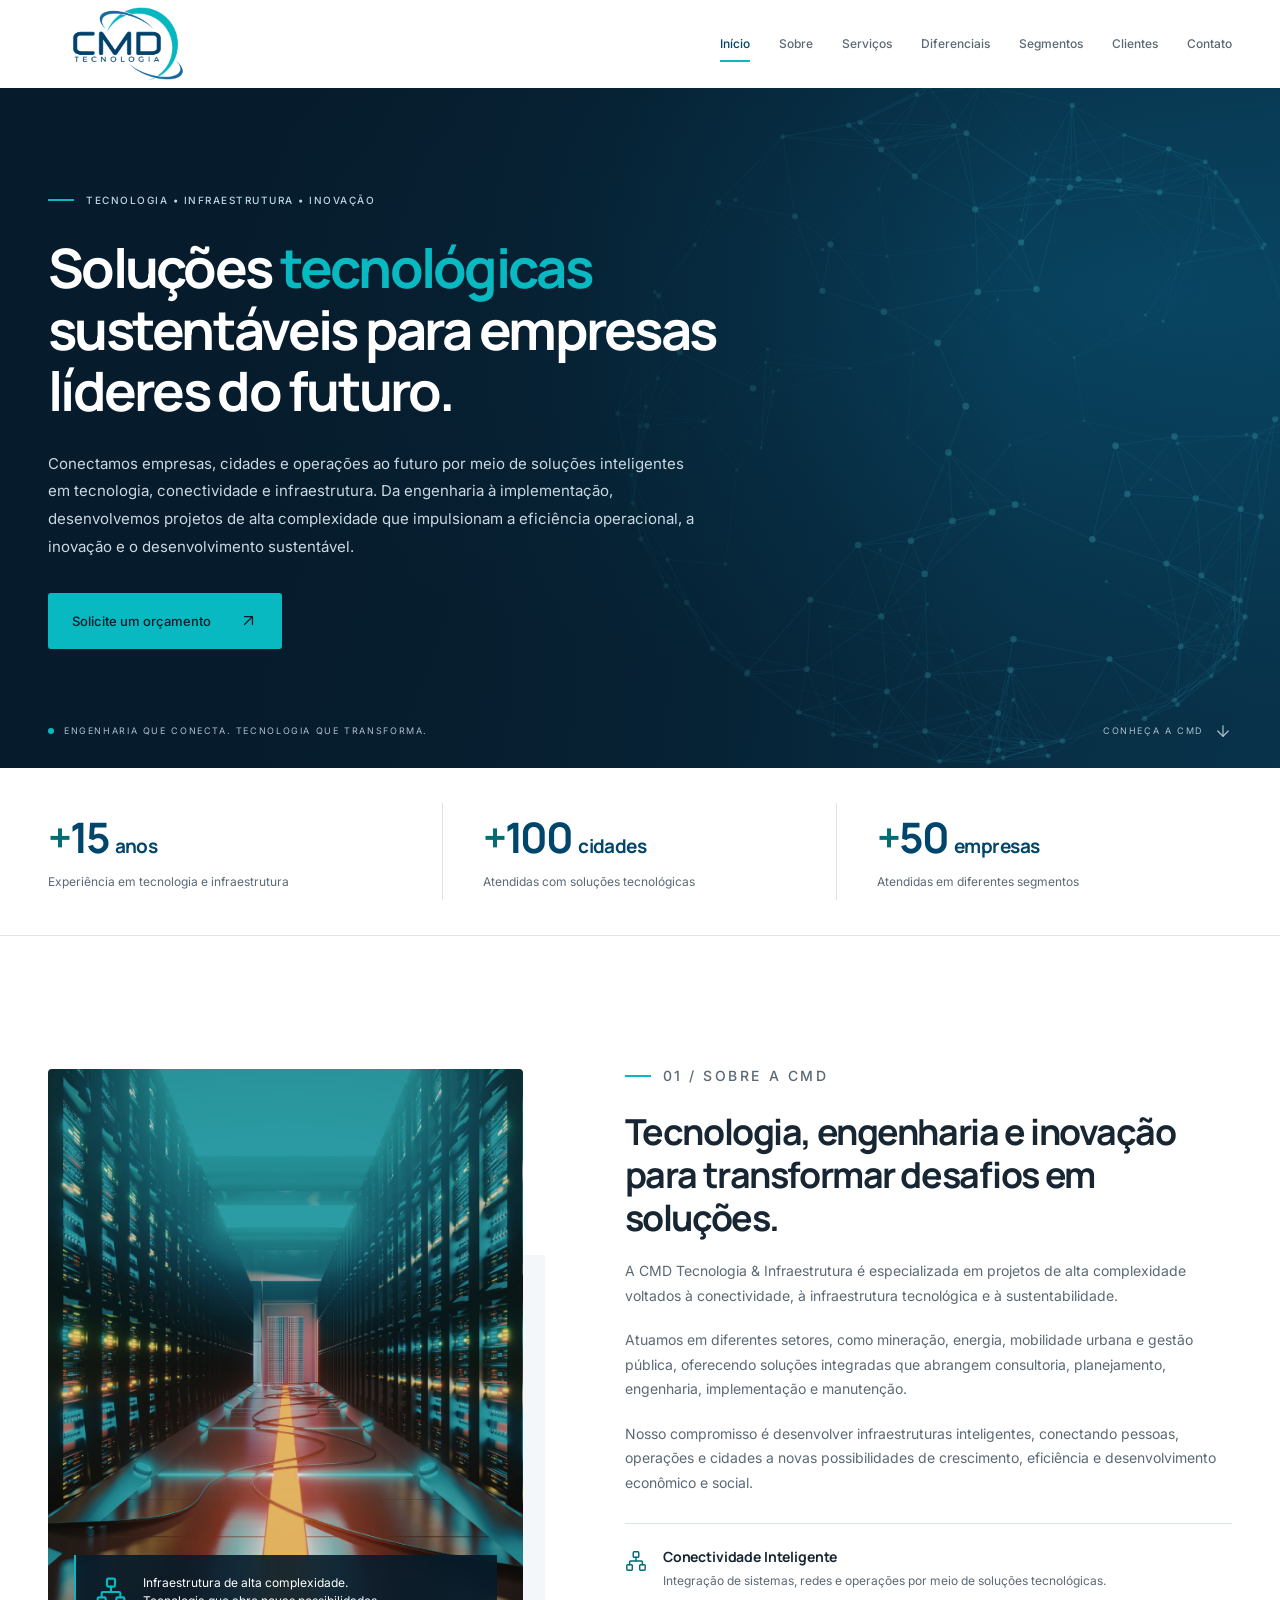
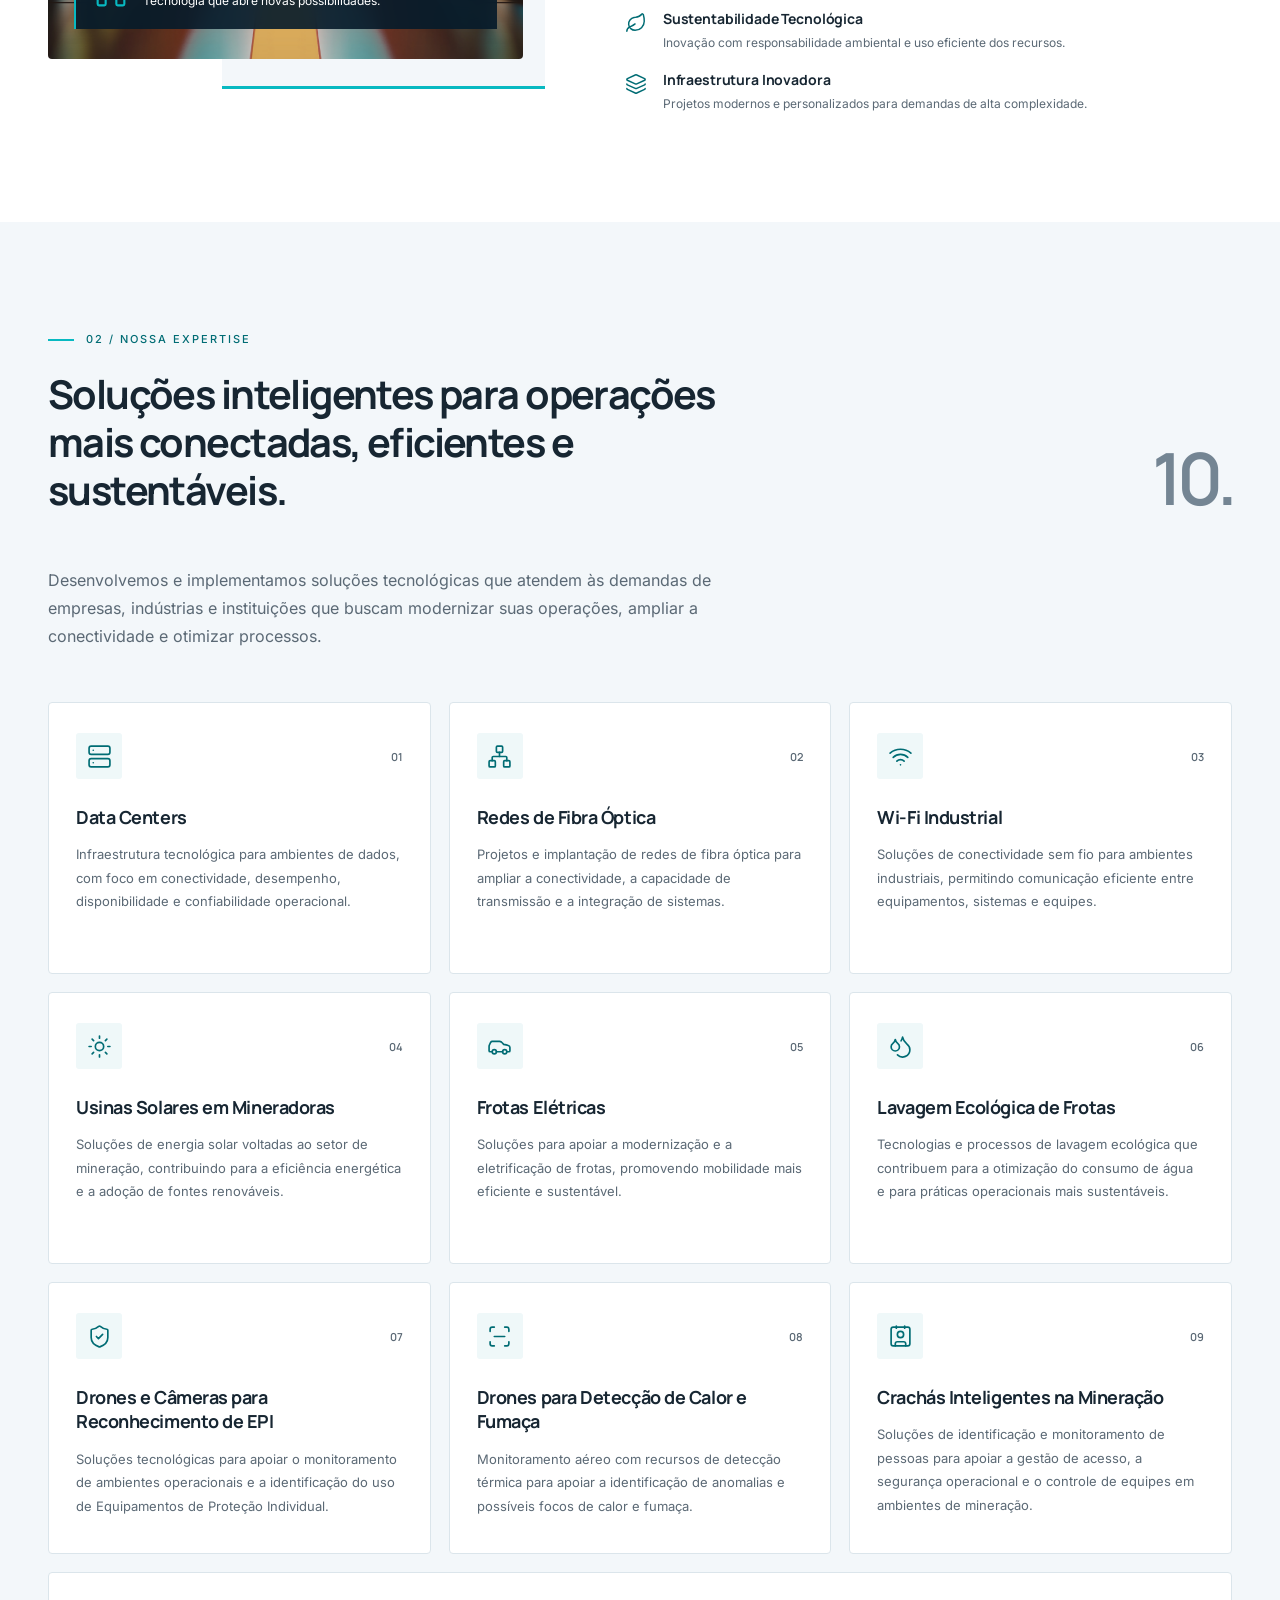
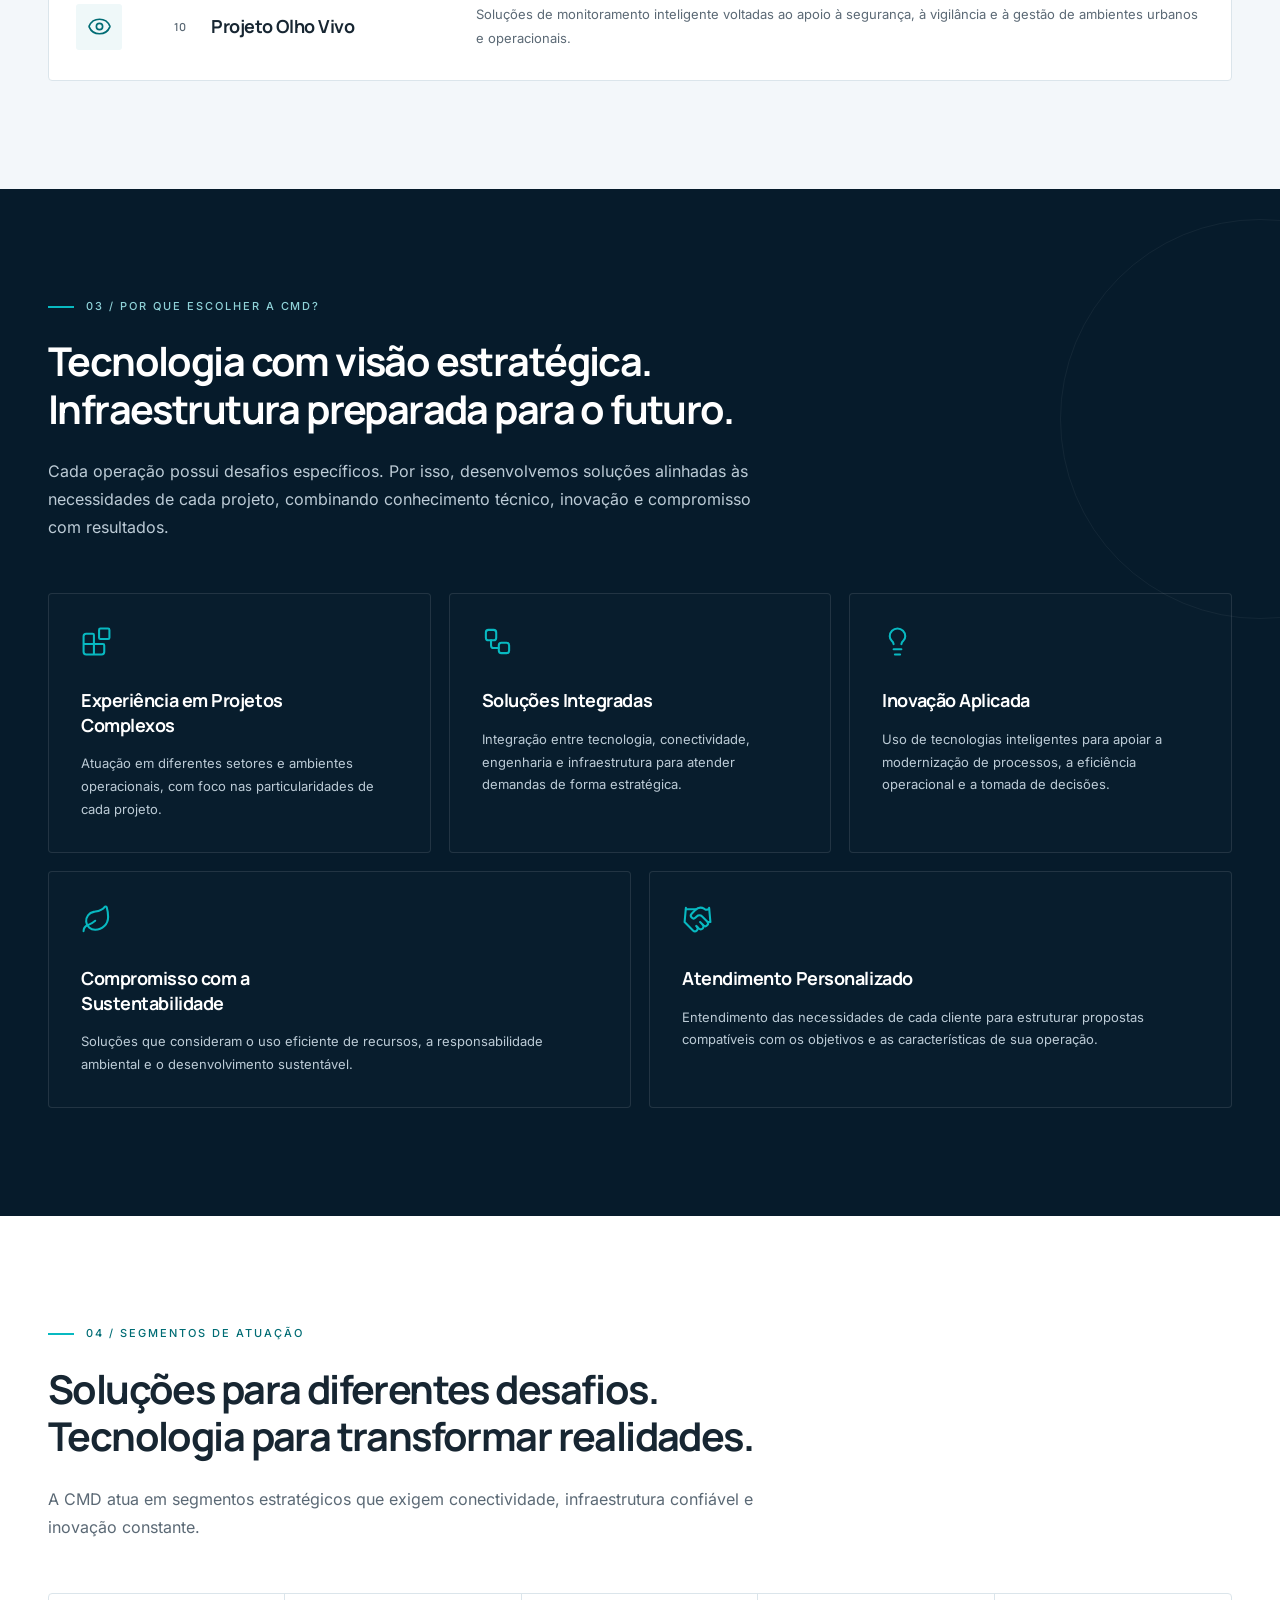
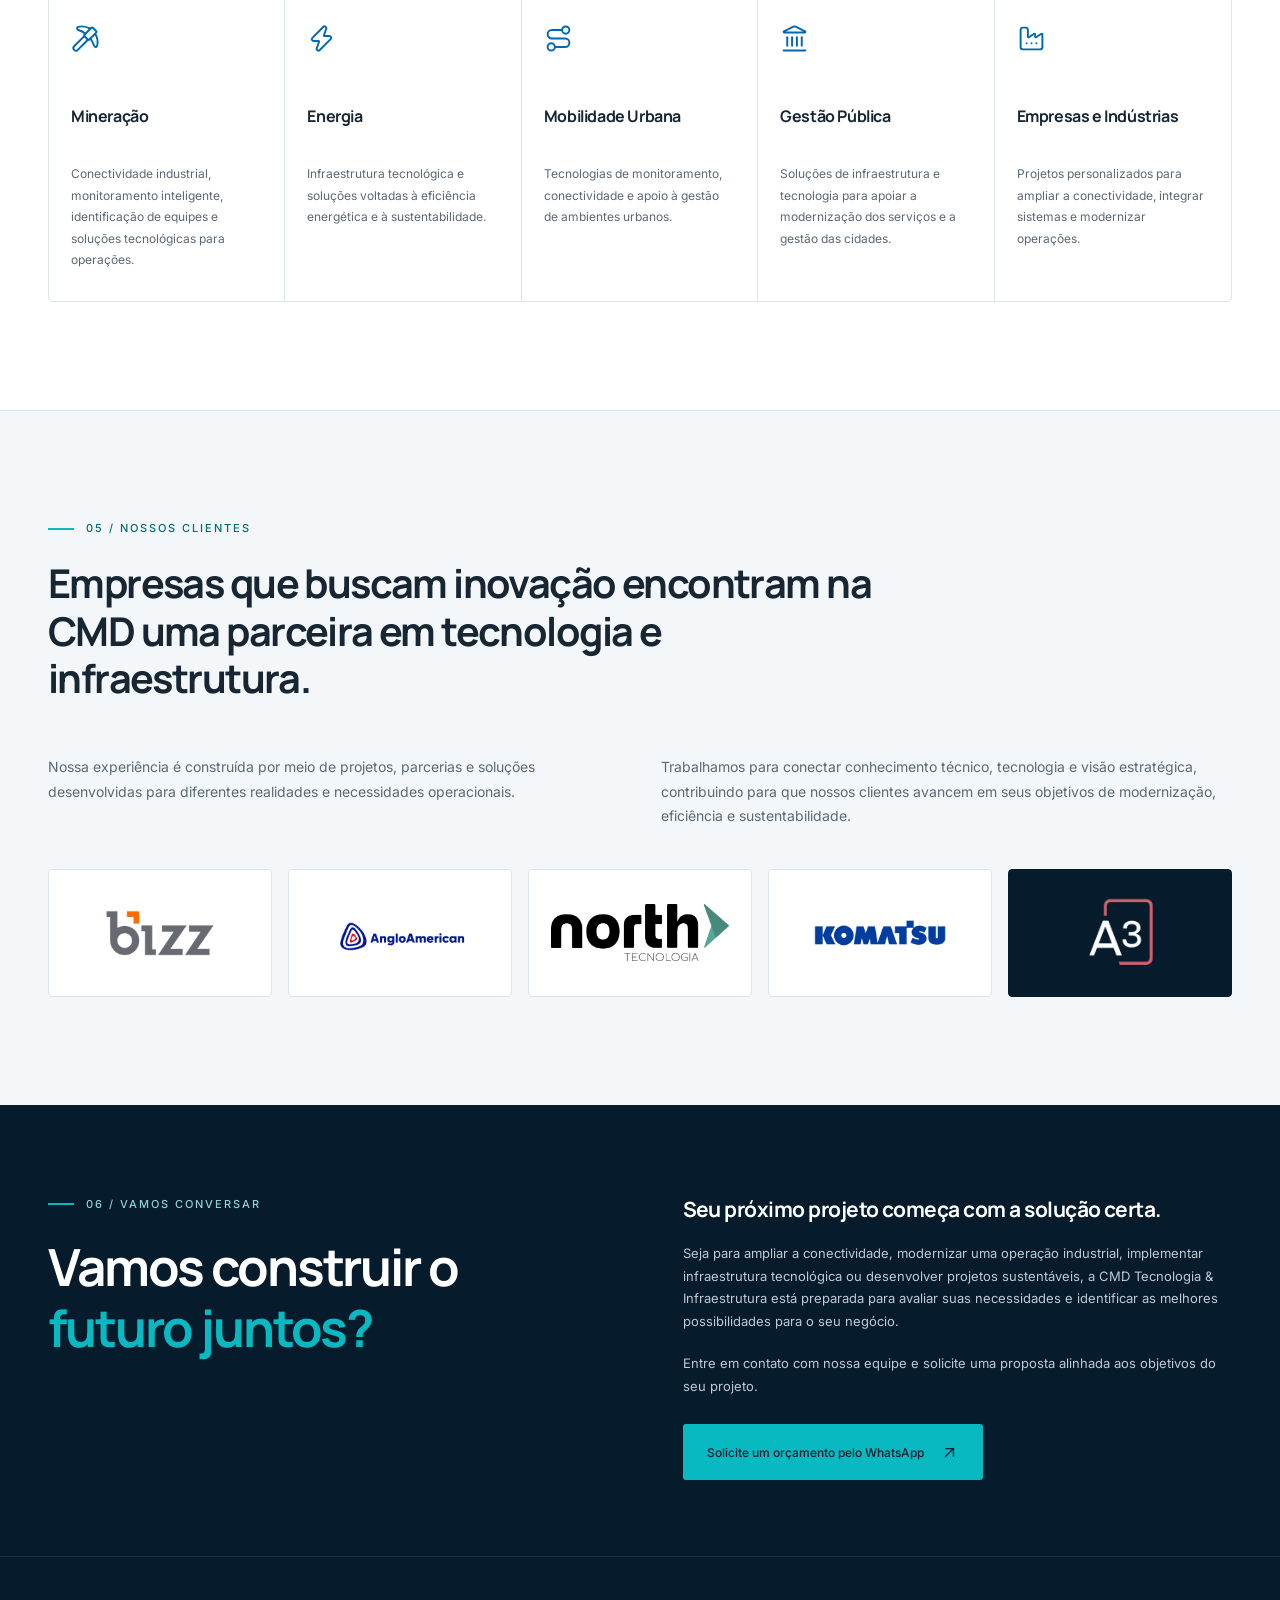
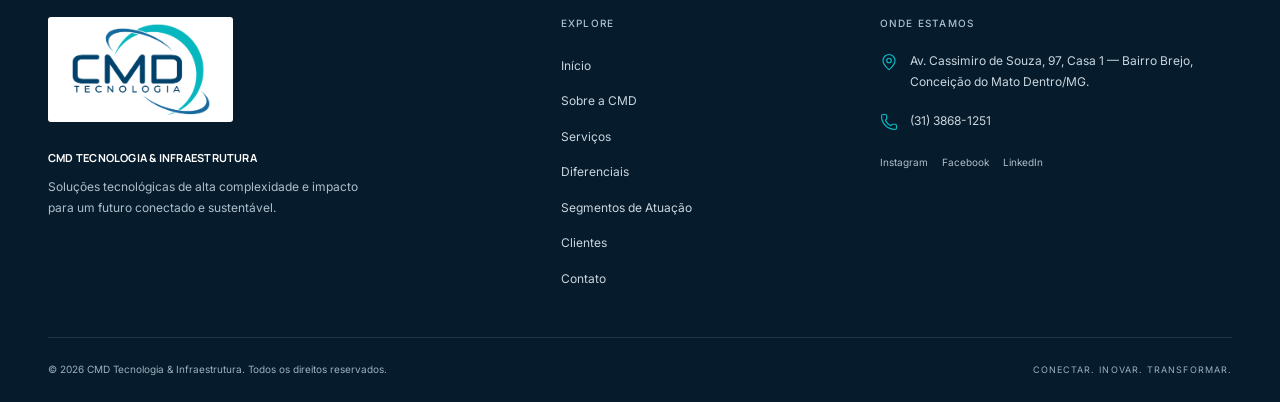
<file: index.html>
<!DOCTYPE html>
<html lang="pt-BR">
<head>
  <meta charset="UTF-8">
  <meta name="viewport" content="width=device-width, initial-scale=1">
  <meta name="theme-color" content="#061B2B">
  <title>CMD Tecnologia &amp; Infraestrutura | Conectividade, Inovação e Sustentabilidade</title>
  <meta name="description" content="A CMD Tecnologia &amp; Infraestrutura oferece soluções em data centers, fibra óptica, Wi-Fi industrial, monitoramento inteligente e projetos sustentáveis para empresas e cidades.">
  <meta name="keywords" content="CMD Tecnologia e Infraestrutura, infraestrutura tecnológica, redes de fibra óptica, data centers, Wi-Fi industrial, tecnologia para mineração, conectividade industrial, engenharia de telecomunicações, soluções tecnológicas sustentáveis, infraestrutura inteligente, tecnologia em Conceição do Mato Dentro, soluções de monitoramento inteligente">
  <meta property="og:type" content="website">
  <meta property="og:locale" content="pt_BR">
  <meta property="og:title" content="CMD Tecnologia &amp; Infraestrutura">
  <meta property="og:description" content="Conectividade, engenharia e inovação para um futuro mais eficiente e sustentável.">
  <link rel="icon" href="data:,">
  <link rel="preload" href="assets/fonts/manrope-latin-700-normal.woff2" as="font" type="font/woff2" crossorigin>
  <link rel="preload" href="assets/fonts/inter-latin-400-normal.woff2" as="font" type="font/woff2" crossorigin>
  <link rel="stylesheet" href="style.css">
  <script type="application/ld+json">{"@context": "https://schema.org", "@type": "Organization", "name": "CMD Tecnologia & Infraestrutura", "description": "Soluções tecnológicas de alta complexidade e impacto para um futuro conectado e sustentável.", "telephone": "+55-31-3868-1251", "address": {"@type": "PostalAddress", "streetAddress": "Av. Cassimiro de Souza, 97, Casa 1 — Bairro Brejo", "addressLocality": "Conceição do Mato Dentro", "addressRegion": "MG", "addressCountry": "BR"}}</script>
  <script src="script.js" defer></script>
</head>
<body>
<svg xmlns="http://www.w3.org/2000/svg" width="0" height="0" aria-hidden="true" style="position:absolute;overflow:hidden"><symbol id="icon-arrow-down" viewBox="0 0 24 24">
  <path d="M12 5v14" />
  <path d="m19 12-7 7-7-7" />
</symbol><symbol id="icon-arrow-up" viewBox="0 0 24 24">
  <path d="m5 12 7-7 7 7" />
  <path d="M12 19V5" />
</symbol><symbol id="icon-arrow-up-right" viewBox="0 0 24 24">
  <path d="M7 7h10v10" />
  <path d="M7 17 17 7" />
</symbol><symbol id="icon-blocks" viewBox="0 0 24 24">
  <path d="M10 22V7a1 1 0 0 0-1-1H4a2 2 0 0 0-2 2v12a2 2 0 0 0 2 2h12a2 2 0 0 0 2-2v-5a1 1 0 0 0-1-1H2" />
  <rect x="14" y="2" width="8" height="8" rx="1" />
</symbol><symbol id="icon-car" viewBox="0 0 24 24">
  <path d="M19 17h2c.6 0 1-.4 1-1v-3c0-.9-.7-1.7-1.5-1.9C18.7 10.6 16 10 16 10s-1.3-1.4-2.2-2.3c-.5-.4-1.1-.7-1.8-.7H5c-.6 0-1.1.4-1.4.9l-1.4 2.9A3.7 3.7 0 0 0 2 12v4c0 .6.4 1 1 1h2" />
  <circle cx="7" cy="17" r="2" />
  <path d="M9 17h6" />
  <circle cx="17" cy="17" r="2" />
</symbol><symbol id="icon-contact" viewBox="0 0 24 24">
  <path d="M16 2v2" />
  <path d="M7 21v-2a2 2 0 012-2h6a2 2 0 012 2v2" />
  <path d="M8 2v2" />
  <circle cx="12" cy="10" r="3" />
  <rect x="3" y="3" width="18" height="18" rx="2" />
</symbol><symbol id="icon-droplets" viewBox="0 0 24 24">
  <path d="M7 16.3c2.2 0 4-1.83 4-4.05 0-1.16-.57-2.26-1.71-3.19S7.29 6.75 7 5.3c-.29 1.45-1.14 2.84-2.29 3.76S3 11.1 3 12.25c0 2.22 1.8 4.05 4 4.05z" />
  <path d="M12.56 6.6A10.97 10.97 0 0 0 14 3.02c.5 2.5 2 4.9 4 6.5s3 3.5 3 5.5a6.98 6.98 0 0 1-11.91 4.97" />
</symbol><symbol id="icon-eye" viewBox="0 0 24 24">
  <path d="M2.062 12.348a1 1 0 0 1 0-.696 10.75 10.75 0 0 1 19.876 0 1 1 0 0 1 0 .696 10.75 10.75 0 0 1-19.876 0" />
  <circle cx="12" cy="12" r="3" />
</symbol><symbol id="icon-factory" viewBox="0 0 24 24">
  <path d="M12 16h.01" />
  <path d="M16 16h.01" />
  <path d="M3 19a2 2 0 0 0 2 2h14a2 2 0 0 0 2-2V8.5a.5.5 0 0 0-.769-.422l-4.462 2.844A.5.5 0 0 1 15 10.5v-2a.5.5 0 0 0-.769-.422L9.77 10.922A.5.5 0 0 1 9 10.5V5a2 2 0 0 0-2-2H5a2 2 0 0 0-2 2z" />
  <path d="M8 16h.01" />
</symbol><symbol id="icon-handshake" viewBox="0 0 24 24">
  <path d="m11 17 2 2a1 1 0 1 0 3-3" />
  <path d="m14 14 2.5 2.5a1 1 0 1 0 3-3l-3.88-3.88a3 3 0 0 0-4.24 0l-.88.88a1 1 0 1 1-3-3l2.81-2.81a5.79 5.79 0 0 1 7.06-.87l.47.28a2 2 0 0 0 1.42.25L21 4" />
  <path d="m21 3 1 11h-2" />
  <path d="M3 3 2 14l6.5 6.5a1 1 0 1 0 3-3" />
  <path d="M3 4h8" />
</symbol><symbol id="icon-landmark" viewBox="0 0 24 24">
  <path d="M10 18v-7" />
  <path d="M11.119 2.205a2 2 0 0 1 1.762 0l7.84 3.846A.5.5 0 0 1 20.5 7h-17a.5.5 0 0 1-.22-.949z" />
  <path d="M14 18v-7" />
  <path d="M18 18v-7" />
  <path d="M3 22h18" />
  <path d="M6 18v-7" />
</symbol><symbol id="icon-layers" viewBox="0 0 24 24">
  <path d="M12.83 2.18a2 2 0 0 0-1.66 0L2.6 6.08a1 1 0 0 0 0 1.83l8.58 3.91a2 2 0 0 0 1.66 0l8.58-3.9a1 1 0 0 0 0-1.83z" />
  <path d="M2 12a1 1 0 0 0 .58.91l8.6 3.91a2 2 0 0 0 1.65 0l8.58-3.9A1 1 0 0 0 22 12" />
  <path d="M2 17a1 1 0 0 0 .58.91l8.6 3.91a2 2 0 0 0 1.65 0l8.58-3.9A1 1 0 0 0 22 17" />
</symbol><symbol id="icon-leaf" viewBox="0 0 24 24">
  <path d="M11 20a10 10 0 0010-10 25.9 25.9 0 00-1.04-7.281 1 1 0 00-1.755-.325C15.833 5.5 13 5.5 9.8 6.1A7 7 0 0011 20" />
  <path d="M2 21a5 5 0 012.911-4.544C7.613 15.212 8.351 15.24 11 13" />
</symbol><symbol id="icon-lightbulb" viewBox="0 0 24 24">
  <path d="M15 14c.2-1 .7-1.7 1.5-2.5 1-.9 1.5-2.2 1.5-3.5A6 6 0 0 0 6 8c0 1 .2 2.2 1.5 3.5.7.7 1.3 1.5 1.5 2.5" />
  <path d="M9 18h6" />
  <path d="M10 22h4" />
</symbol><symbol id="icon-map-pin" viewBox="0 0 24 24">
  <path d="M20 10c0 4.993-5.539 10.193-7.399 11.799a1 1 0 0 1-1.202 0C9.539 20.193 4 14.993 4 10a8 8 0 0 1 16 0" />
  <circle cx="12" cy="10" r="3" />
</symbol><symbol id="icon-network" viewBox="0 0 24 24">
  <rect x="16" y="16" width="6" height="6" rx="1" />
  <rect x="2" y="16" width="6" height="6" rx="1" />
  <rect x="9" y="2" width="6" height="6" rx="1" />
  <path d="M5 16v-3a1 1 0 0 1 1-1h12a1 1 0 0 1 1 1v3" />
  <path d="M12 12V8" />
</symbol><symbol id="icon-phone" viewBox="0 0 24 24">
  <path d="M13.832 16.568a1 1 0 0 0 1.213-.303l.355-.465A2 2 0 0 1 17 15h3a2 2 0 0 1 2 2v3a2 2 0 0 1-2 2A18 18 0 0 1 2 4a2 2 0 0 1 2-2h3a2 2 0 0 1 2 2v3a2 2 0 0 1-.8 1.6l-.468.351a1 1 0 0 0-.292 1.233 14 14 0 0 0 6.392 6.384" />
</symbol><symbol id="icon-pickaxe" viewBox="0 0 24 24">
  <path d="m14 13-8.381 8.38a1 1 0 0 1-3.001-3L11 9.999" />
  <path d="M15.973 4.027A13 13 0 0 0 5.902 2.373c-1.398.342-1.092 2.158.277 2.601a19.9 19.9 0 0 1 5.822 3.024" />
  <path d="M16.001 11.999a19.9 19.9 0 0 1 3.024 5.824c.444 1.369 2.26 1.676 2.603.278A13 13 0 0 0 20 8.069" />
  <path d="M18.352 3.352a1.205 1.205 0 0 0-1.704 0l-5.296 5.296a1.205 1.205 0 0 0 0 1.704l2.296 2.296a1.205 1.205 0 0 0 1.704 0l5.296-5.296a1.205 1.205 0 0 0 0-1.704z" />
</symbol><symbol id="icon-route" viewBox="0 0 24 24">
  <circle cx="6" cy="19" r="3" />
  <path d="M9 19h8.5a3.5 3.5 0 0 0 0-7h-11a3.5 3.5 0 0 1 0-7H15" />
  <circle cx="18" cy="5" r="3" />
</symbol><symbol id="icon-scan-line" viewBox="0 0 24 24">
  <path d="M3 7V5a2 2 0 0 1 2-2h2" />
  <path d="M17 3h2a2 2 0 0 1 2 2v2" />
  <path d="M21 17v2a2 2 0 0 1-2 2h-2" />
  <path d="M7 21H5a2 2 0 0 1-2-2v-2" />
  <path d="M7 12h10" />
</symbol><symbol id="icon-server" viewBox="0 0 24 24">
  <rect width="20" height="8" x="2" y="2" rx="2" ry="2" />
  <rect width="20" height="8" x="2" y="14" rx="2" ry="2" />
  <line x1="6" x2="6.01" y1="6" y2="6" />
  <line x1="6" x2="6.01" y1="18" y2="18" />
</symbol><symbol id="icon-shield-check" viewBox="0 0 24 24">
  <path d="M20 13c0 5-3.5 7.5-7.66 8.95a1 1 0 0 1-.67-.01C7.5 20.5 4 18 4 13V6a1 1 0 0 1 1-1c2 0 4.5-1.2 6.24-2.72a1.17 1.17 0 0 1 1.52 0C14.51 3.81 17 5 19 5a1 1 0 0 1 1 1z" />
  <path d="m9 12 2 2 4-4" />
</symbol><symbol id="icon-sun" viewBox="0 0 24 24">
  <circle cx="12" cy="12" r="4" />
  <path d="M12 2v2" />
  <path d="M12 20v2" />
  <path d="m4.93 4.93 1.41 1.41" />
  <path d="m17.66 17.66 1.41 1.41" />
  <path d="M2 12h2" />
  <path d="M20 12h2" />
  <path d="m6.34 17.66-1.41 1.41" />
  <path d="m19.07 4.93-1.41 1.41" />
</symbol><symbol id="icon-wifi" viewBox="0 0 24 24">
  <path d="M12 20h.01" />
  <path d="M2 8.82a15 15 0 0 1 20 0" />
  <path d="M5 12.859a10 10 0 0 1 14 0" />
  <path d="M8.5 16.429a5 5 0 0 1 7 0" />
</symbol><symbol id="icon-workflow" viewBox="0 0 24 24">
  <rect width="8" height="8" x="3" y="3" rx="2" />
  <path d="M7 11v4a2 2 0 0 0 2 2h4" />
  <rect width="8" height="8" x="13" y="13" rx="2" />
</symbol><symbol id="icon-zap" viewBox="0 0 24 24">
  <path d="M15.914 4a1.5 1.5 0 00-2.474-1.561l-9 9A1.5 1.5 0 005.5 14h4.002a.5.5 0 01.471.666L8.086 20a1.5 1.5 0 002.475 1.56l9-9A1.5 1.5 0 0018.5 10h-3.997a.5.5 0 01-.472-.667z" />
</symbol></svg>
<a class="skip-link" href="#conteudo">Pular para o conteúdo</a>
<header class="header" id="header">
  <div class="container header-inner">
    <a class="brand has-image" href="#inicio" aria-label="CMD Tecnologia & Infraestrutura — início" data-brand><span class="brand-text" data-brand-fallback hidden><strong>CMD</strong><small>TECNOLOGIA &amp; INFRAESTRUTURA</small></span><img src="assets/logo-cmd.png" width="1920" height="650" alt="CMD Tecnologia &amp; Infraestrutura" decoding="async"></a>
    <button class="menu-toggle" type="button" aria-expanded="false" aria-controls="menu-principal" aria-label="Abrir menu"><span></span><span></span></button>
    <nav class="nav" id="menu-principal" aria-label="Navegação principal"><a href="#inicio" aria-current="location">Início</a><a href="#sobre">Sobre</a><a href="#servicos">Serviços</a><a href="#diferenciais">Diferenciais</a><a href="#segmentos">Segmentos</a><a href="#clientes">Clientes</a><a href="#contato">Contato</a></nav>
  </div>
</header>
<main id="conteudo">
  <!-- 01. Banner principal: apenas uma chamada comercial. -->
  <section class="hero" id="inicio" aria-labelledby="hero-title">
    <div class="hero-network"><svg viewBox="0 0 900 700" fill="none" xmlns="http://www.w3.org/2000/svg" aria-hidden="true"><path d="M436.4 582.9 L449.9 531.2" stroke="#259bb8" stroke-opacity="0.21" stroke-width=".8"/><path d="M436.4 582.9 L349.3 554.3" stroke="#259bb8" stroke-opacity="0.21" stroke-width=".8"/><path d="M436.4 582.9 L491.1 642.3" stroke="#259bb8" stroke-opacity="0.21" stroke-width=".8"/><path d="M436.4 582.9 L354.2 628.6" stroke="#259bb8" stroke-opacity="0.21" stroke-width=".8"/><path d="M436.4 582.9 L475.7 579.3" stroke="#259bb8" stroke-opacity="0.21" stroke-width=".8"/><path d="M436.4 582.9 L389.4 663.6" stroke="#259bb8" stroke-opacity="0.21" stroke-width=".8"/><path d="M436.4 582.9 L396.0 668.3" stroke="#259bb8" stroke-opacity="0.21" stroke-width=".8"/><circle cx="436.4" cy="582.9" r="1.8" fill="#4cc4ce" opacity="0.34"/><path d="M512.6 693.8 L447.3 662.1" stroke="#259bb8" stroke-opacity="0.29" stroke-width=".8"/><path d="M512.6 693.8 L491.1 642.3" stroke="#259bb8" stroke-opacity="0.29" stroke-width=".8"/><path d="M512.6 693.8 L462.1 693.2" stroke="#259bb8" stroke-opacity="0.29" stroke-width=".8"/><path d="M512.6 693.8 L574.2 687.5" stroke="#259bb8" stroke-opacity="0.29" stroke-width=".8"/><path d="M512.6 693.8 L589.0 672.2" stroke="#259bb8" stroke-opacity="0.29" stroke-width=".8"/><path d="M512.6 693.8 L538.2 629.6" stroke="#259bb8" stroke-opacity="0.29" stroke-width=".8"/><path d="M512.6 693.8 L547.7 674.3" stroke="#259bb8" stroke-opacity="0.29" stroke-width=".8"/><path d="M512.6 693.8 L522.6 643.5" stroke="#259bb8" stroke-opacity="0.29" stroke-width=".8"/><path d="M512.6 693.8 L535.4 599.0" stroke="#259bb8" stroke-opacity="0.29" stroke-width=".8"/><path d="M512.6 693.8 L567.0 677.7" stroke="#259bb8" stroke-opacity="0.29" stroke-width=".8"/><circle cx="512.6" cy="693.8" r="2.6" fill="#4cc4ce" opacity="0.46"/><path d="M619.6 464.6 L695.8 489.6" stroke="#259bb8" stroke-opacity="0.37" stroke-width=".8"/><path d="M619.6 464.6 L540.1 428.8" stroke="#259bb8" stroke-opacity="0.37" stroke-width=".8"/><path d="M619.6 464.6 L655.6 418.0" stroke="#259bb8" stroke-opacity="0.37" stroke-width=".8"/><path d="M619.6 464.6 L643.5 368.2" stroke="#259bb8" stroke-opacity="0.37" stroke-width=".8"/><circle cx="619.6" cy="464.6" r="3.4" fill="#4cc4ce" opacity="0.58"/><path d="M765.8 525.4 L695.8 489.6" stroke="#259bb8" stroke-opacity="0.33" stroke-width=".8"/><path d="M765.8 525.4 L768.5 572.1" stroke="#259bb8" stroke-opacity="0.33" stroke-width=".8"/><path d="M765.8 525.4 L766.4 587.4" stroke="#259bb8" stroke-opacity="0.33" stroke-width=".8"/><path d="M765.8 525.4 L742.1 605.4" stroke="#259bb8" stroke-opacity="0.33" stroke-width=".8"/><path d="M765.8 525.4 L710.5 574.8" stroke="#259bb8" stroke-opacity="0.33" stroke-width=".8"/><path d="M765.8 525.4 L793.3 441.2" stroke="#259bb8" stroke-opacity="0.33" stroke-width=".8"/><path d="M765.8 525.4 L772.5 433.4" stroke="#259bb8" stroke-opacity="0.33" stroke-width=".8"/><path d="M765.8 525.4 L731.9 501.8" stroke="#259bb8" stroke-opacity="0.33" stroke-width=".8"/><circle cx="765.8" cy="525.4" r="3.0" fill="#4cc4ce" opacity="0.52"/><path d="M695.8 489.6 L771.7 527.4" stroke="#259bb8" stroke-opacity="0.35" stroke-width=".8"/><path d="M695.8 489.6 L776.7 544.3" stroke="#259bb8" stroke-opacity="0.35" stroke-width=".8"/><path d="M695.8 489.6 L710.5 574.8" stroke="#259bb8" stroke-opacity="0.35" stroke-width=".8"/><path d="M695.8 489.6 L726.1 422.4" stroke="#259bb8" stroke-opacity="0.35" stroke-width=".8"/><path d="M695.8 489.6 L772.5 433.4" stroke="#259bb8" stroke-opacity="0.35" stroke-width=".8"/><path d="M695.8 489.6 L655.6 418.0" stroke="#259bb8" stroke-opacity="0.35" stroke-width=".8"/><path d="M695.8 489.6 L731.9 501.8" stroke="#259bb8" stroke-opacity="0.35" stroke-width=".8"/><circle cx="695.8" cy="489.6" r="3.2" fill="#4cc4ce" opacity="0.56"/><path d="M449.9 531.2 L349.3 554.3" stroke="#259bb8" stroke-opacity="0.20" stroke-width=".8"/><path d="M449.9 531.2 L430.5 562.9" stroke="#259bb8" stroke-opacity="0.20" stroke-width=".8"/><path d="M449.9 531.2 L401.4 475.5" stroke="#259bb8" stroke-opacity="0.20" stroke-width=".8"/><path d="M449.9 531.2 L475.7 579.3" stroke="#259bb8" stroke-opacity="0.20" stroke-width=".8"/><circle cx="449.9" cy="531.2" r="1.7" fill="#4cc4ce" opacity="0.32"/><path d="M264.7 601.0 L228.4 577.1" stroke="#259bb8" stroke-opacity="0.30" stroke-width=".8"/><path d="M264.7 601.0 L201.9 529.8" stroke="#259bb8" stroke-opacity="0.30" stroke-width=".8"/><path d="M264.7 601.0 L329.2 526.8" stroke="#259bb8" stroke-opacity="0.30" stroke-width=".8"/><path d="M264.7 601.0 L317.1 642.6" stroke="#259bb8" stroke-opacity="0.30" stroke-width=".8"/><path d="M264.7 601.0 L325.7 598.3" stroke="#259bb8" stroke-opacity="0.30" stroke-width=".8"/><circle cx="264.7" cy="601.0" r="2.7" fill="#4cc4ce" opacity="0.49"/><path d="M735.9 75.9 L649.1 105.4" stroke="#259bb8" stroke-opacity="0.28" stroke-width=".8"/><path d="M735.9 75.9 L698.3 62.8" stroke="#259bb8" stroke-opacity="0.28" stroke-width=".8"/><path d="M735.9 75.9 L646.6 95.2" stroke="#259bb8" stroke-opacity="0.28" stroke-width=".8"/><path d="M735.9 75.9 L725.1 169.3" stroke="#259bb8" stroke-opacity="0.28" stroke-width=".8"/><path d="M735.9 75.9 L744.4 144.1" stroke="#259bb8" stroke-opacity="0.28" stroke-width=".8"/><path d="M735.9 75.9 L796.9 161.2" stroke="#259bb8" stroke-opacity="0.28" stroke-width=".8"/><path d="M735.9 75.9 L768.4 116.4" stroke="#259bb8" stroke-opacity="0.28" stroke-width=".8"/><path d="M735.9 75.9 L652.5 48.3" stroke="#259bb8" stroke-opacity="0.28" stroke-width=".8"/><path d="M735.9 75.9 L688.9 107.3" stroke="#259bb8" stroke-opacity="0.28" stroke-width=".8"/><circle cx="735.9" cy="75.9" r="2.5" fill="#4cc4ce" opacity="0.44"/><path d="M352.7 665.7 L447.3 662.1" stroke="#259bb8" stroke-opacity="0.28" stroke-width=".8"/><path d="M352.7 665.7 L408.3 621.3" stroke="#259bb8" stroke-opacity="0.28" stroke-width=".8"/><path d="M352.7 665.7 L354.2 628.6" stroke="#259bb8" stroke-opacity="0.28" stroke-width=".8"/><path d="M352.7 665.7 L317.1 642.6" stroke="#259bb8" stroke-opacity="0.28" stroke-width=".8"/><path d="M352.7 665.7 L396.4 676.8" stroke="#259bb8" stroke-opacity="0.28" stroke-width=".8"/><path d="M352.7 665.7 L325.7 598.3" stroke="#259bb8" stroke-opacity="0.28" stroke-width=".8"/><path d="M352.7 665.7 L389.4 663.6" stroke="#259bb8" stroke-opacity="0.28" stroke-width=".8"/><path d="M352.7 665.7 L396.0 668.3" stroke="#259bb8" stroke-opacity="0.28" stroke-width=".8"/><circle cx="352.7" cy="665.7" r="2.5" fill="#4cc4ce" opacity="0.44"/><path d="M475.0 305.9 L534.8 367.5" stroke="#259bb8" stroke-opacity="0.18" stroke-width=".8"/><path d="M475.0 305.9 L522.2 218.0" stroke="#259bb8" stroke-opacity="0.18" stroke-width=".8"/><path d="M475.0 305.9 L435.1 273.0" stroke="#259bb8" stroke-opacity="0.18" stroke-width=".8"/><path d="M475.0 305.9 L429.3 360.0" stroke="#259bb8" stroke-opacity="0.18" stroke-width=".8"/><circle cx="475.0" cy="305.9" r="1.5" fill="#4cc4ce" opacity="0.30"/><path d="M447.3 662.1 L408.3 621.3" stroke="#259bb8" stroke-opacity="0.32" stroke-width=".8"/><path d="M447.3 662.1 L527.8 689.4" stroke="#259bb8" stroke-opacity="0.32" stroke-width=".8"/><path d="M447.3 662.1 L462.1 693.2" stroke="#259bb8" stroke-opacity="0.32" stroke-width=".8"/><path d="M447.3 662.1 L450.2 604.4" stroke="#259bb8" stroke-opacity="0.32" stroke-width=".8"/><path d="M447.3 662.1 L522.9 681.4" stroke="#259bb8" stroke-opacity="0.32" stroke-width=".8"/><path d="M447.3 662.1 L396.4 676.8" stroke="#259bb8" stroke-opacity="0.32" stroke-width=".8"/><path d="M447.3 662.1 L547.7 674.3" stroke="#259bb8" stroke-opacity="0.32" stroke-width=".8"/><path d="M447.3 662.1 L522.6 643.5" stroke="#259bb8" stroke-opacity="0.32" stroke-width=".8"/><circle cx="447.3" cy="662.1" r="2.9" fill="#4cc4ce" opacity="0.51"/><path d="M771.7 527.4 L768.5 572.1" stroke="#259bb8" stroke-opacity="0.32" stroke-width=".8"/><path d="M771.7 527.4 L766.4 587.4" stroke="#259bb8" stroke-opacity="0.32" stroke-width=".8"/><path d="M771.7 527.4 L742.1 605.4" stroke="#259bb8" stroke-opacity="0.32" stroke-width=".8"/><path d="M771.7 527.4 L710.5 574.8" stroke="#259bb8" stroke-opacity="0.32" stroke-width=".8"/><path d="M771.7 527.4 L793.3 441.2" stroke="#259bb8" stroke-opacity="0.32" stroke-width=".8"/><path d="M771.7 527.4 L772.5 433.4" stroke="#259bb8" stroke-opacity="0.32" stroke-width=".8"/><path d="M771.7 527.4 L731.9 501.8" stroke="#259bb8" stroke-opacity="0.32" stroke-width=".8"/><circle cx="771.7" cy="527.4" r="2.9" fill="#4cc4ce" opacity="0.52"/><path d="M649.1 105.4 L708.1 181.5" stroke="#259bb8" stroke-opacity="0.22" stroke-width=".8"/><path d="M649.1 105.4 L746.6 86.9" stroke="#259bb8" stroke-opacity="0.22" stroke-width=".8"/><path d="M649.1 105.4 L725.1 169.3" stroke="#259bb8" stroke-opacity="0.22" stroke-width=".8"/><path d="M649.1 105.4 L744.4 144.1" stroke="#259bb8" stroke-opacity="0.22" stroke-width=".8"/><path d="M649.1 105.4 L561.3 67.7" stroke="#259bb8" stroke-opacity="0.22" stroke-width=".8"/><path d="M649.1 105.4 L652.5 48.3" stroke="#259bb8" stroke-opacity="0.22" stroke-width=".8"/><path d="M649.1 105.4 L573.6 94.4" stroke="#259bb8" stroke-opacity="0.22" stroke-width=".8"/><path d="M649.1 105.4 L554.8 97.8" stroke="#259bb8" stroke-opacity="0.22" stroke-width=".8"/><circle cx="649.1" cy="105.4" r="1.9" fill="#4cc4ce" opacity="0.36"/><path d="M341.7 208.8 L404.9 230.3" stroke="#259bb8" stroke-opacity="0.36" stroke-width=".8"/><path d="M341.7 208.8 L350.1 161.0" stroke="#259bb8" stroke-opacity="0.36" stroke-width=".8"/><path d="M341.7 208.8 L313.5 132.1" stroke="#259bb8" stroke-opacity="0.36" stroke-width=".8"/><circle cx="341.7" cy="208.8" r="3.3" fill="#4cc4ce" opacity="0.57"/><path d="M155.7 251.9 L172.5 299.2" stroke="#259bb8" stroke-opacity="0.25" stroke-width=".8"/><path d="M155.7 251.9 L173.2 213.8" stroke="#259bb8" stroke-opacity="0.25" stroke-width=".8"/><path d="M155.7 251.9 L159.8 327.9" stroke="#259bb8" stroke-opacity="0.25" stroke-width=".8"/><path d="M155.7 251.9 L130.8 335.0" stroke="#259bb8" stroke-opacity="0.25" stroke-width=".8"/><path d="M155.7 251.9 L169.1 209.8" stroke="#259bb8" stroke-opacity="0.25" stroke-width=".8"/><path d="M155.7 251.9 L153.8 348.1" stroke="#259bb8" stroke-opacity="0.25" stroke-width=".8"/><circle cx="155.7" cy="251.9" r="2.2" fill="#4cc4ce" opacity="0.41"/><path d="M653.4 642.2 L574.2 687.5" stroke="#259bb8" stroke-opacity="0.25" stroke-width=".8"/><path d="M653.4 642.2 L704.3 630.1" stroke="#259bb8" stroke-opacity="0.25" stroke-width=".8"/><path d="M653.4 642.2 L589.0 672.2" stroke="#259bb8" stroke-opacity="0.25" stroke-width=".8"/><path d="M653.4 642.2 L742.1 605.4" stroke="#259bb8" stroke-opacity="0.25" stroke-width=".8"/><path d="M653.4 642.2 L707.3 634.9" stroke="#259bb8" stroke-opacity="0.25" stroke-width=".8"/><path d="M653.4 642.2 L567.0 677.7" stroke="#259bb8" stroke-opacity="0.25" stroke-width=".8"/><circle cx="653.4" cy="642.2" r="2.2" fill="#4cc4ce" opacity="0.40"/><path d="M408.3 621.3 L462.1 693.2" stroke="#259bb8" stroke-opacity="0.34" stroke-width=".8"/><path d="M408.3 621.3 L450.2 604.4" stroke="#259bb8" stroke-opacity="0.34" stroke-width=".8"/><path d="M408.3 621.3 L317.1 642.6" stroke="#259bb8" stroke-opacity="0.34" stroke-width=".8"/><path d="M408.3 621.3 L402.3 544.0" stroke="#259bb8" stroke-opacity="0.34" stroke-width=".8"/><path d="M408.3 621.3 L396.4 676.8" stroke="#259bb8" stroke-opacity="0.34" stroke-width=".8"/><path d="M408.3 621.3 L325.7 598.3" stroke="#259bb8" stroke-opacity="0.34" stroke-width=".8"/><circle cx="408.3" cy="621.3" r="3.1" fill="#4cc4ce" opacity="0.53"/><path d="M698.3 62.8 L646.6 95.2" stroke="#259bb8" stroke-opacity="0.31" stroke-width=".8"/><path d="M698.3 62.8 L746.6 86.9" stroke="#259bb8" stroke-opacity="0.31" stroke-width=".8"/><path d="M698.3 62.8 L605.4 93.6" stroke="#259bb8" stroke-opacity="0.31" stroke-width=".8"/><path d="M698.3 62.8 L768.4 116.4" stroke="#259bb8" stroke-opacity="0.31" stroke-width=".8"/><path d="M698.3 62.8 L652.5 48.3" stroke="#259bb8" stroke-opacity="0.31" stroke-width=".8"/><path d="M698.3 62.8 L688.9 107.3" stroke="#259bb8" stroke-opacity="0.31" stroke-width=".8"/><circle cx="698.3" cy="62.8" r="2.8" fill="#4cc4ce" opacity="0.49"/><path d="M349.3 554.3 L430.5 562.9" stroke="#259bb8" stroke-opacity="0.21" stroke-width=".8"/><path d="M349.3 554.3 L354.2 628.6" stroke="#259bb8" stroke-opacity="0.21" stroke-width=".8"/><path d="M349.3 554.3 L401.4 475.5" stroke="#259bb8" stroke-opacity="0.21" stroke-width=".8"/><circle cx="349.3" cy="554.3" r="1.8" fill="#4cc4ce" opacity="0.35"/><path d="M527.8 689.4 L491.1 642.3" stroke="#259bb8" stroke-opacity="0.26" stroke-width=".8"/><path d="M527.8 689.4 L462.1 693.2" stroke="#259bb8" stroke-opacity="0.26" stroke-width=".8"/><path d="M527.8 689.4 L574.2 687.5" stroke="#259bb8" stroke-opacity="0.26" stroke-width=".8"/><path d="M527.8 689.4 L589.0 672.2" stroke="#259bb8" stroke-opacity="0.26" stroke-width=".8"/><path d="M527.8 689.4 L538.2 629.6" stroke="#259bb8" stroke-opacity="0.26" stroke-width=".8"/><path d="M527.8 689.4 L567.0 677.7" stroke="#259bb8" stroke-opacity="0.26" stroke-width=".8"/><circle cx="527.8" cy="689.4" r="2.3" fill="#4cc4ce" opacity="0.43"/><path d="M708.1 181.5 L746.6 86.9" stroke="#259bb8" stroke-opacity="0.21" stroke-width=".8"/><path d="M708.1 181.5 L744.4 144.1" stroke="#259bb8" stroke-opacity="0.21" stroke-width=".8"/><path d="M708.1 181.5 L674.3 233.9" stroke="#259bb8" stroke-opacity="0.21" stroke-width=".8"/><path d="M708.1 181.5 L796.9 161.2" stroke="#259bb8" stroke-opacity="0.21" stroke-width=".8"/><path d="M708.1 181.5 L794.6 164.5" stroke="#259bb8" stroke-opacity="0.21" stroke-width=".8"/><path d="M708.1 181.5 L692.5 240.1" stroke="#259bb8" stroke-opacity="0.21" stroke-width=".8"/><circle cx="708.1" cy="181.5" r="1.8" fill="#4cc4ce" opacity="0.35"/><path d="M491.1 642.3 L462.1 693.2" stroke="#259bb8" stroke-opacity="0.23" stroke-width=".8"/><path d="M491.1 642.3 L574.2 687.5" stroke="#259bb8" stroke-opacity="0.23" stroke-width=".8"/><path d="M491.1 642.3 L430.5 562.9" stroke="#259bb8" stroke-opacity="0.23" stroke-width=".8"/><path d="M491.1 642.3 L514.5 668.0" stroke="#259bb8" stroke-opacity="0.23" stroke-width=".8"/><path d="M491.1 642.3 L475.7 579.3" stroke="#259bb8" stroke-opacity="0.23" stroke-width=".8"/><path d="M491.1 642.3 L538.2 629.6" stroke="#259bb8" stroke-opacity="0.23" stroke-width=".8"/><path d="M491.1 642.3 L389.4 663.6" stroke="#259bb8" stroke-opacity="0.23" stroke-width=".8"/><path d="M491.1 642.3 L567.0 677.7" stroke="#259bb8" stroke-opacity="0.23" stroke-width=".8"/><path d="M491.1 642.3 L396.0 668.3" stroke="#259bb8" stroke-opacity="0.23" stroke-width=".8"/><circle cx="491.1" cy="642.3" r="2.0" fill="#4cc4ce" opacity="0.37"/><path d="M807.8 341.1 L866.2 318.8" stroke="#259bb8" stroke-opacity="0.34" stroke-width=".8"/><path d="M807.8 341.1 L793.3 441.2" stroke="#259bb8" stroke-opacity="0.34" stroke-width=".8"/><path d="M807.8 341.1 L772.5 433.4" stroke="#259bb8" stroke-opacity="0.34" stroke-width=".8"/><circle cx="807.8" cy="341.1" r="3.1" fill="#4cc4ce" opacity="0.53"/><path d="M646.6 95.2 L605.4 93.6" stroke="#259bb8" stroke-opacity="0.34" stroke-width=".8"/><path d="M646.6 95.2 L596.5 102.4" stroke="#259bb8" stroke-opacity="0.34" stroke-width=".8"/><path d="M646.6 95.2 L558.3 94.0" stroke="#259bb8" stroke-opacity="0.34" stroke-width=".8"/><path d="M646.6 95.2 L584.8 117.4" stroke="#259bb8" stroke-opacity="0.34" stroke-width=".8"/><path d="M646.6 95.2 L688.9 107.3" stroke="#259bb8" stroke-opacity="0.34" stroke-width=".8"/><path d="M646.6 95.2 L598.8 17.8" stroke="#259bb8" stroke-opacity="0.34" stroke-width=".8"/><circle cx="646.6" cy="95.2" r="3.1" fill="#4cc4ce" opacity="0.54"/><path d="M155.0 464.3 L201.9 529.8" stroke="#259bb8" stroke-opacity="0.29" stroke-width=".8"/><path d="M155.0 464.3 L145.2 398.5" stroke="#259bb8" stroke-opacity="0.29" stroke-width=".8"/><path d="M155.0 464.3 L182.4 485.5" stroke="#259bb8" stroke-opacity="0.29" stroke-width=".8"/><path d="M155.0 464.3 L180.8 512.5" stroke="#259bb8" stroke-opacity="0.29" stroke-width=".8"/><path d="M155.0 464.3 L146.4 427.3" stroke="#259bb8" stroke-opacity="0.29" stroke-width=".8"/><circle cx="155.0" cy="464.3" r="2.6" fill="#4cc4ce" opacity="0.47"/><path d="M746.6 86.9 L725.1 169.3" stroke="#259bb8" stroke-opacity="0.27" stroke-width=".8"/><path d="M746.6 86.9 L744.4 144.1" stroke="#259bb8" stroke-opacity="0.27" stroke-width=".8"/><path d="M746.6 86.9 L796.9 161.2" stroke="#259bb8" stroke-opacity="0.27" stroke-width=".8"/><path d="M746.6 86.9 L768.4 116.4" stroke="#259bb8" stroke-opacity="0.27" stroke-width=".8"/><path d="M746.6 86.9 L794.6 164.5" stroke="#259bb8" stroke-opacity="0.27" stroke-width=".8"/><path d="M746.6 86.9 L652.5 48.3" stroke="#259bb8" stroke-opacity="0.27" stroke-width=".8"/><path d="M746.6 86.9 L688.9 107.3" stroke="#259bb8" stroke-opacity="0.27" stroke-width=".8"/><circle cx="746.6" cy="86.9" r="2.4" fill="#4cc4ce" opacity="0.43"/><path d="M462.1 693.2 L522.9 681.4" stroke="#259bb8" stroke-opacity="0.28" stroke-width=".8"/><path d="M462.1 693.2 L514.5 668.0" stroke="#259bb8" stroke-opacity="0.28" stroke-width=".8"/><path d="M462.1 693.2 L396.4 676.8" stroke="#259bb8" stroke-opacity="0.28" stroke-width=".8"/><path d="M462.1 693.2 L538.2 629.6" stroke="#259bb8" stroke-opacity="0.28" stroke-width=".8"/><path d="M462.1 693.2 L547.7 674.3" stroke="#259bb8" stroke-opacity="0.28" stroke-width=".8"/><path d="M462.1 693.2 L522.6 643.5" stroke="#259bb8" stroke-opacity="0.28" stroke-width=".8"/><path d="M462.1 693.2 L389.4 663.6" stroke="#259bb8" stroke-opacity="0.28" stroke-width=".8"/><path d="M462.1 693.2 L396.0 668.3" stroke="#259bb8" stroke-opacity="0.28" stroke-width=".8"/><circle cx="462.1" cy="693.2" r="2.5" fill="#4cc4ce" opacity="0.45"/><path d="M534.8 367.5 L611.0 342.5" stroke="#259bb8" stroke-opacity="0.18" stroke-width=".8"/><path d="M534.8 367.5 L494.5 420.9" stroke="#259bb8" stroke-opacity="0.18" stroke-width=".8"/><path d="M534.8 367.5 L549.8 428.8" stroke="#259bb8" stroke-opacity="0.18" stroke-width=".8"/><path d="M534.8 367.5 L494.0 417.0" stroke="#259bb8" stroke-opacity="0.18" stroke-width=".8"/><circle cx="534.8" cy="367.5" r="1.5" fill="#4cc4ce" opacity="0.30"/><path d="M516.6 436.7 L475.6 445.7" stroke="#259bb8" stroke-opacity="0.38" stroke-width=".8"/><path d="M516.6 436.7 L471.5 375.3" stroke="#259bb8" stroke-opacity="0.38" stroke-width=".8"/><path d="M516.6 436.7 L432.9 466.0" stroke="#259bb8" stroke-opacity="0.38" stroke-width=".8"/><path d="M516.6 436.7 L447.0 500.2" stroke="#259bb8" stroke-opacity="0.38" stroke-width=".8"/><circle cx="516.6" cy="436.7" r="3.5" fill="#4cc4ce" opacity="0.59"/><path d="M475.6 445.7 L471.5 375.3" stroke="#259bb8" stroke-opacity="0.38" stroke-width=".8"/><path d="M475.6 445.7 L540.1 428.8" stroke="#259bb8" stroke-opacity="0.38" stroke-width=".8"/><path d="M475.6 445.7 L378.4 470.5" stroke="#259bb8" stroke-opacity="0.38" stroke-width=".8"/><path d="M475.6 445.7 L432.9 466.0" stroke="#259bb8" stroke-opacity="0.38" stroke-width=".8"/><path d="M475.6 445.7 L447.0 500.2" stroke="#259bb8" stroke-opacity="0.38" stroke-width=".8"/><circle cx="475.6" cy="445.7" r="3.5" fill="#4cc4ce" opacity="0.59"/><path d="M285.3 268.9 L370.1 288.5" stroke="#259bb8" stroke-opacity="0.20" stroke-width=".8"/><path d="M285.3 268.9 L291.1 312.5" stroke="#259bb8" stroke-opacity="0.20" stroke-width=".8"/><path d="M285.3 268.9 L278.6 370.6" stroke="#259bb8" stroke-opacity="0.20" stroke-width=".8"/><path d="M285.3 268.9 L219.5 343.3" stroke="#259bb8" stroke-opacity="0.20" stroke-width=".8"/><circle cx="285.3" cy="268.9" r="1.7" fill="#4cc4ce" opacity="0.33"/><path d="M600.8 277.5 L522.2 218.0" stroke="#259bb8" stroke-opacity="0.19" stroke-width=".8"/><path d="M600.8 277.5 L611.0 342.5" stroke="#259bb8" stroke-opacity="0.19" stroke-width=".8"/><path d="M600.8 277.5 L674.3 233.9" stroke="#259bb8" stroke-opacity="0.19" stroke-width=".8"/><path d="M600.8 277.5 L692.5 240.1" stroke="#259bb8" stroke-opacity="0.19" stroke-width=".8"/><circle cx="600.8" cy="277.5" r="1.6" fill="#4cc4ce" opacity="0.31"/><path d="M228.4 577.1 L201.9 529.8" stroke="#259bb8" stroke-opacity="0.29" stroke-width=".8"/><path d="M228.4 577.1 L182.4 485.5" stroke="#259bb8" stroke-opacity="0.29" stroke-width=".8"/><path d="M228.4 577.1 L263.8 603.6" stroke="#259bb8" stroke-opacity="0.29" stroke-width=".8"/><path d="M228.4 577.1 L180.8 512.5" stroke="#259bb8" stroke-opacity="0.29" stroke-width=".8"/><path d="M228.4 577.1 L325.7 598.3" stroke="#259bb8" stroke-opacity="0.29" stroke-width=".8"/><circle cx="228.4" cy="577.1" r="2.6" fill="#4cc4ce" opacity="0.47"/><path d="M499.0 124.9 L562.0 207.1" stroke="#259bb8" stroke-opacity="0.36" stroke-width=".8"/><path d="M499.0 124.9 L596.5 102.4" stroke="#259bb8" stroke-opacity="0.36" stroke-width=".8"/><path d="M499.0 124.9 L501.7 210.0" stroke="#259bb8" stroke-opacity="0.36" stroke-width=".8"/><path d="M499.0 124.9 L477.0 39.0" stroke="#259bb8" stroke-opacity="0.36" stroke-width=".8"/><path d="M499.0 124.9 L546.3 158.9" stroke="#259bb8" stroke-opacity="0.36" stroke-width=".8"/><path d="M499.0 124.9 L558.3 94.0" stroke="#259bb8" stroke-opacity="0.36" stroke-width=".8"/><path d="M499.0 124.9 L584.8 117.4" stroke="#259bb8" stroke-opacity="0.36" stroke-width=".8"/><path d="M499.0 124.9 L436.8 91.0" stroke="#259bb8" stroke-opacity="0.36" stroke-width=".8"/><path d="M499.0 124.9 L490.1 46.4" stroke="#259bb8" stroke-opacity="0.36" stroke-width=".8"/><circle cx="499.0" cy="124.9" r="3.3" fill="#4cc4ce" opacity="0.57"/><path d="M172.5 299.2 L145.2 398.5" stroke="#259bb8" stroke-opacity="0.24" stroke-width=".8"/><path d="M172.5 299.2 L130.8 335.0" stroke="#259bb8" stroke-opacity="0.24" stroke-width=".8"/><path d="M172.5 299.2 L169.1 209.8" stroke="#259bb8" stroke-opacity="0.24" stroke-width=".8"/><path d="M172.5 299.2 L153.8 348.1" stroke="#259bb8" stroke-opacity="0.24" stroke-width=".8"/><path d="M172.5 299.2 L219.5 343.3" stroke="#259bb8" stroke-opacity="0.24" stroke-width=".8"/><circle cx="172.5" cy="299.2" r="2.1" fill="#4cc4ce" opacity="0.38"/><path d="M725.1 169.3 L674.3 233.9" stroke="#259bb8" stroke-opacity="0.22" stroke-width=".8"/><path d="M725.1 169.3 L796.9 161.2" stroke="#259bb8" stroke-opacity="0.22" stroke-width=".8"/><path d="M725.1 169.3 L794.6 164.5" stroke="#259bb8" stroke-opacity="0.22" stroke-width=".8"/><path d="M725.1 169.3 L692.5 240.1" stroke="#259bb8" stroke-opacity="0.22" stroke-width=".8"/><circle cx="725.1" cy="169.3" r="1.9" fill="#4cc4ce" opacity="0.36"/><path d="M380.8 35.4 L439.2 7.0" stroke="#259bb8" stroke-opacity="0.31" stroke-width=".8"/><path d="M380.8 35.4 L300.8 50.1" stroke="#259bb8" stroke-opacity="0.31" stroke-width=".8"/><path d="M380.8 35.4 L477.0 39.0" stroke="#259bb8" stroke-opacity="0.31" stroke-width=".8"/><path d="M380.8 35.4 L451.1 -1.9" stroke="#259bb8" stroke-opacity="0.31" stroke-width=".8"/><path d="M380.8 35.4 L436.8 91.0" stroke="#259bb8" stroke-opacity="0.31" stroke-width=".8"/><path d="M380.8 35.4 L402.1 63.2" stroke="#259bb8" stroke-opacity="0.31" stroke-width=".8"/><circle cx="380.8" cy="35.4" r="2.8" fill="#4cc4ce" opacity="0.50"/><path d="M173.2 213.8 L194.9 272.3" stroke="#259bb8" stroke-opacity="0.31" stroke-width=".8"/><path d="M173.2 213.8 L210.3 161.5" stroke="#259bb8" stroke-opacity="0.31" stroke-width=".8"/><circle cx="173.2" cy="213.8" r="2.8" fill="#4cc4ce" opacity="0.49"/><path d="M201.9 529.8 L182.4 485.5" stroke="#259bb8" stroke-opacity="0.31" stroke-width=".8"/><path d="M201.9 529.8 L263.8 603.6" stroke="#259bb8" stroke-opacity="0.31" stroke-width=".8"/><circle cx="201.9" cy="529.8" r="2.8" fill="#4cc4ce" opacity="0.49"/><path d="M574.2 687.5 L522.9 681.4" stroke="#259bb8" stroke-opacity="0.28" stroke-width=".8"/><path d="M574.2 687.5 L514.5 668.0" stroke="#259bb8" stroke-opacity="0.28" stroke-width=".8"/><path d="M574.2 687.5 L538.2 629.6" stroke="#259bb8" stroke-opacity="0.28" stroke-width=".8"/><path d="M574.2 687.5 L522.6 643.5" stroke="#259bb8" stroke-opacity="0.28" stroke-width=".8"/><path d="M574.2 687.5 L535.4 599.0" stroke="#259bb8" stroke-opacity="0.28" stroke-width=".8"/><circle cx="574.2" cy="687.5" r="2.5" fill="#4cc4ce" opacity="0.46"/><path d="M430.5 562.9 L354.2 628.6" stroke="#259bb8" stroke-opacity="0.20" stroke-width=".8"/><path d="M430.5 562.9 L401.4 475.5" stroke="#259bb8" stroke-opacity="0.20" stroke-width=".8"/><path d="M430.5 562.9 L475.7 579.3" stroke="#259bb8" stroke-opacity="0.20" stroke-width=".8"/><circle cx="430.5" cy="562.9" r="1.7" fill="#4cc4ce" opacity="0.34"/><path d="M145.2 398.5 L182.4 485.5" stroke="#259bb8" stroke-opacity="0.26" stroke-width=".8"/><path d="M145.2 398.5 L159.8 327.9" stroke="#259bb8" stroke-opacity="0.26" stroke-width=".8"/><path d="M145.2 398.5 L130.8 335.0" stroke="#259bb8" stroke-opacity="0.26" stroke-width=".8"/><path d="M145.2 398.5 L153.8 348.1" stroke="#259bb8" stroke-opacity="0.26" stroke-width=".8"/><path d="M145.2 398.5 L161.2 347.5" stroke="#259bb8" stroke-opacity="0.26" stroke-width=".8"/><path d="M145.2 398.5 L219.5 343.3" stroke="#259bb8" stroke-opacity="0.26" stroke-width=".8"/><circle cx="145.2" cy="398.5" r="2.3" fill="#4cc4ce" opacity="0.41"/><path d="M194.9 272.3 L270.3 309.1" stroke="#259bb8" stroke-opacity="0.33" stroke-width=".8"/><path d="M194.9 272.3 L130.8 335.0" stroke="#259bb8" stroke-opacity="0.33" stroke-width=".8"/><path d="M194.9 272.3 L161.2 347.5" stroke="#259bb8" stroke-opacity="0.33" stroke-width=".8"/><circle cx="194.9" cy="272.3" r="3.0" fill="#4cc4ce" opacity="0.53"/><path d="M562.0 207.1 L501.7 210.0" stroke="#259bb8" stroke-opacity="0.37" stroke-width=".8"/><path d="M562.0 207.1 L546.3 158.9" stroke="#259bb8" stroke-opacity="0.37" stroke-width=".8"/><path d="M562.0 207.1 L584.8 117.4" stroke="#259bb8" stroke-opacity="0.37" stroke-width=".8"/><circle cx="562.0" cy="207.1" r="3.4" fill="#4cc4ce" opacity="0.59"/><path d="M404.9 230.3 L460.5 262.4" stroke="#259bb8" stroke-opacity="0.37" stroke-width=".8"/><path d="M404.9 230.3 L501.7 210.0" stroke="#259bb8" stroke-opacity="0.37" stroke-width=".8"/><path d="M404.9 230.3 L350.1 161.0" stroke="#259bb8" stroke-opacity="0.37" stroke-width=".8"/><circle cx="404.9" cy="230.3" r="3.4" fill="#4cc4ce" opacity="0.59"/><path d="M747.8 553.9 L704.3 630.1" stroke="#259bb8" stroke-opacity="0.24" stroke-width=".8"/><path d="M747.8 553.9 L766.4 587.4" stroke="#259bb8" stroke-opacity="0.24" stroke-width=".8"/><path d="M747.8 553.9 L742.1 605.4" stroke="#259bb8" stroke-opacity="0.24" stroke-width=".8"/><path d="M747.8 553.9 L777.2 505.4" stroke="#259bb8" stroke-opacity="0.24" stroke-width=".8"/><path d="M747.8 553.9 L707.3 634.9" stroke="#259bb8" stroke-opacity="0.24" stroke-width=".8"/><path d="M747.8 553.9 L677.6 533.7" stroke="#259bb8" stroke-opacity="0.24" stroke-width=".8"/><path d="M747.8 553.9 L755.1 585.2" stroke="#259bb8" stroke-opacity="0.24" stroke-width=".8"/><circle cx="747.8" cy="553.9" r="2.1" fill="#4cc4ce" opacity="0.38"/><path d="M439.2 7.0 L400.0 103.9" stroke="#259bb8" stroke-opacity="0.26" stroke-width=".8"/><path d="M439.2 7.0 L368.9 38.4" stroke="#259bb8" stroke-opacity="0.26" stroke-width=".8"/><path d="M439.2 7.0 L504.0 -2.6" stroke="#259bb8" stroke-opacity="0.26" stroke-width=".8"/><circle cx="439.2" cy="7.0" r="2.3" fill="#4cc4ce" opacity="0.42"/><path d="M471.5 375.3 L540.1 428.8" stroke="#259bb8" stroke-opacity="0.38" stroke-width=".8"/><path d="M471.5 375.3 L489.3 327.6" stroke="#259bb8" stroke-opacity="0.38" stroke-width=".8"/><path d="M471.5 375.3 L432.9 466.0" stroke="#259bb8" stroke-opacity="0.38" stroke-width=".8"/><circle cx="471.5" cy="375.3" r="3.5" fill="#4cc4ce" opacity="0.60"/><path d="M370.1 288.5 L435.1 273.0" stroke="#259bb8" stroke-opacity="0.19" stroke-width=".8"/><path d="M370.1 288.5 L291.1 312.5" stroke="#259bb8" stroke-opacity="0.19" stroke-width=".8"/><path d="M370.1 288.5 L283.0 282.5" stroke="#259bb8" stroke-opacity="0.19" stroke-width=".8"/><path d="M370.1 288.5 L296.4 290.6" stroke="#259bb8" stroke-opacity="0.19" stroke-width=".8"/><path d="M370.1 288.5 L429.3 360.0" stroke="#259bb8" stroke-opacity="0.19" stroke-width=".8"/><circle cx="370.1" cy="288.5" r="1.6" fill="#4cc4ce" opacity="0.31"/><path d="M354.2 628.6 L317.1 642.6" stroke="#259bb8" stroke-opacity="0.24" stroke-width=".8"/><path d="M354.2 628.6 L263.8 603.6" stroke="#259bb8" stroke-opacity="0.24" stroke-width=".8"/><path d="M354.2 628.6 L396.4 676.8" stroke="#259bb8" stroke-opacity="0.24" stroke-width=".8"/><path d="M354.2 628.6 L389.4 663.6" stroke="#259bb8" stroke-opacity="0.24" stroke-width=".8"/><path d="M354.2 628.6 L396.0 668.3" stroke="#259bb8" stroke-opacity="0.24" stroke-width=".8"/><circle cx="354.2" cy="628.6" r="2.1" fill="#4cc4ce" opacity="0.38"/><path d="M460.5 262.4 L501.7 210.0" stroke="#259bb8" stroke-opacity="0.38" stroke-width=".8"/><path d="M460.5 262.4 L489.3 327.6" stroke="#259bb8" stroke-opacity="0.38" stroke-width=".8"/><circle cx="460.5" cy="262.4" r="3.5" fill="#4cc4ce" opacity="0.59"/><path d="M522.2 218.0 L435.1 273.0" stroke="#259bb8" stroke-opacity="0.19" stroke-width=".8"/><path d="M522.2 218.0 L496.8 161.8" stroke="#259bb8" stroke-opacity="0.19" stroke-width=".8"/><path d="M522.2 218.0 L546.5 135.7" stroke="#259bb8" stroke-opacity="0.19" stroke-width=".8"/><circle cx="522.2" cy="218.0" r="1.6" fill="#4cc4ce" opacity="0.31"/><path d="M435.1 273.0 L408.3 173.2" stroke="#259bb8" stroke-opacity="0.18" stroke-width=".8"/><path d="M435.1 273.0 L429.3 360.0" stroke="#259bb8" stroke-opacity="0.18" stroke-width=".8"/><circle cx="435.1" cy="273.0" r="1.5" fill="#4cc4ce" opacity="0.31"/><path d="M866.2 318.8 L846.8 381.2" stroke="#259bb8" stroke-opacity="0.29" stroke-width=".8"/><path d="M866.2 318.8 L824.1 250.1" stroke="#259bb8" stroke-opacity="0.29" stroke-width=".8"/><path d="M866.2 318.8 L853.7 351.2" stroke="#259bb8" stroke-opacity="0.29" stroke-width=".8"/><path d="M866.2 318.8 L787.1 358.3" stroke="#259bb8" stroke-opacity="0.29" stroke-width=".8"/><circle cx="866.2" cy="318.8" r="2.6" fill="#4cc4ce" opacity="0.47"/><path d="M776.7 544.3 L766.4 587.4" stroke="#259bb8" stroke-opacity="0.31" stroke-width=".8"/><path d="M776.7 544.3 L742.1 605.4" stroke="#259bb8" stroke-opacity="0.31" stroke-width=".8"/><path d="M776.7 544.3 L710.5 574.8" stroke="#259bb8" stroke-opacity="0.31" stroke-width=".8"/><path d="M776.7 544.3 L793.3 441.2" stroke="#259bb8" stroke-opacity="0.31" stroke-width=".8"/><path d="M776.7 544.3 L731.9 501.8" stroke="#259bb8" stroke-opacity="0.31" stroke-width=".8"/><path d="M776.7 544.3 L755.1 585.2" stroke="#259bb8" stroke-opacity="0.31" stroke-width=".8"/><circle cx="776.7" cy="544.3" r="2.8" fill="#4cc4ce" opacity="0.50"/><path d="M707.7 365.7 L611.0 342.5" stroke="#259bb8" stroke-opacity="0.20" stroke-width=".8"/><path d="M707.7 365.7 L679.7 403.3" stroke="#259bb8" stroke-opacity="0.20" stroke-width=".8"/><path d="M707.7 365.7 L778.1 356.8" stroke="#259bb8" stroke-opacity="0.20" stroke-width=".8"/><circle cx="707.7" cy="365.7" r="1.7" fill="#4cc4ce" opacity="0.33"/><path d="M744.4 144.1 L796.9 161.2" stroke="#259bb8" stroke-opacity="0.23" stroke-width=".8"/><path d="M744.4 144.1 L794.6 164.5" stroke="#259bb8" stroke-opacity="0.23" stroke-width=".8"/><circle cx="744.4" cy="144.1" r="2.0" fill="#4cc4ce" opacity="0.38"/><path d="M234.6 117.9 L300.8 50.1" stroke="#259bb8" stroke-opacity="0.31" stroke-width=".8"/><path d="M234.6 117.9 L210.3 161.5" stroke="#259bb8" stroke-opacity="0.31" stroke-width=".8"/><path d="M234.6 117.9 L313.5 132.1" stroke="#259bb8" stroke-opacity="0.31" stroke-width=".8"/><circle cx="234.6" cy="117.9" r="2.8" fill="#4cc4ce" opacity="0.49"/><path d="M768.5 572.1 L704.3 630.1" stroke="#259bb8" stroke-opacity="0.30" stroke-width=".8"/><path d="M768.5 572.1 L742.1 605.4" stroke="#259bb8" stroke-opacity="0.30" stroke-width=".8"/><path d="M768.5 572.1 L710.5 574.8" stroke="#259bb8" stroke-opacity="0.30" stroke-width=".8"/><path d="M768.5 572.1 L731.9 501.8" stroke="#259bb8" stroke-opacity="0.30" stroke-width=".8"/><path d="M768.5 572.1 L707.3 634.9" stroke="#259bb8" stroke-opacity="0.30" stroke-width=".8"/><circle cx="768.5" cy="572.1" r="2.7" fill="#4cc4ce" opacity="0.48"/><path d="M673.3 649.1 L704.3 630.1" stroke="#259bb8" stroke-opacity="0.30" stroke-width=".8"/><path d="M673.3 649.1 L589.0 672.2" stroke="#259bb8" stroke-opacity="0.30" stroke-width=".8"/><path d="M673.3 649.1 L742.1 605.4" stroke="#259bb8" stroke-opacity="0.30" stroke-width=".8"/><path d="M673.3 649.1 L710.5 574.8" stroke="#259bb8" stroke-opacity="0.30" stroke-width=".8"/><path d="M673.3 649.1 L637.2 587.8" stroke="#259bb8" stroke-opacity="0.30" stroke-width=".8"/><path d="M673.3 649.1 L707.3 634.9" stroke="#259bb8" stroke-opacity="0.30" stroke-width=".8"/><path d="M673.3 649.1 L755.1 585.2" stroke="#259bb8" stroke-opacity="0.30" stroke-width=".8"/><circle cx="673.3" cy="649.1" r="2.7" fill="#4cc4ce" opacity="0.47"/><path d="M182.4 485.5 L241.9 490.2" stroke="#259bb8" stroke-opacity="0.25" stroke-width=".8"/><path d="M182.4 485.5 L146.4 427.3" stroke="#259bb8" stroke-opacity="0.25" stroke-width=".8"/><circle cx="182.4" cy="485.5" r="2.2" fill="#4cc4ce" opacity="0.40"/><path d="M704.3 630.1 L766.4 587.4" stroke="#259bb8" stroke-opacity="0.30" stroke-width=".8"/><path d="M704.3 630.1 L742.1 605.4" stroke="#259bb8" stroke-opacity="0.30" stroke-width=".8"/><path d="M704.3 630.1 L710.5 574.8" stroke="#259bb8" stroke-opacity="0.30" stroke-width=".8"/><path d="M704.3 630.1 L637.2 587.8" stroke="#259bb8" stroke-opacity="0.30" stroke-width=".8"/><path d="M704.3 630.1 L755.1 585.2" stroke="#259bb8" stroke-opacity="0.30" stroke-width=".8"/><circle cx="704.3" cy="630.1" r="2.7" fill="#4cc4ce" opacity="0.48"/><path d="M561.3 67.7 L652.5 48.3" stroke="#259bb8" stroke-opacity="0.22" stroke-width=".8"/><path d="M561.3 67.7 L504.0 -2.6" stroke="#259bb8" stroke-opacity="0.22" stroke-width=".8"/><path d="M561.3 67.7 L546.5 135.7" stroke="#259bb8" stroke-opacity="0.22" stroke-width=".8"/><circle cx="561.3" cy="67.7" r="1.9" fill="#4cc4ce" opacity="0.36"/><path d="M605.4 93.6 L546.3 158.9" stroke="#259bb8" stroke-opacity="0.34" stroke-width=".8"/><path d="M605.4 93.6 L558.3 94.0" stroke="#259bb8" stroke-opacity="0.34" stroke-width=".8"/><path d="M605.4 93.6 L688.9 107.3" stroke="#259bb8" stroke-opacity="0.34" stroke-width=".8"/><path d="M605.4 93.6 L598.8 17.8" stroke="#259bb8" stroke-opacity="0.34" stroke-width=".8"/><circle cx="605.4" cy="93.6" r="3.1" fill="#4cc4ce" opacity="0.55"/><path d="M300.8 50.1 L397.4 54.7" stroke="#259bb8" stroke-opacity="0.28" stroke-width=".8"/><path d="M300.8 50.1 L313.5 132.1" stroke="#259bb8" stroke-opacity="0.28" stroke-width=".8"/><path d="M300.8 50.1 L368.9 38.4" stroke="#259bb8" stroke-opacity="0.28" stroke-width=".8"/><path d="M300.8 50.1 L252.0 115.1" stroke="#259bb8" stroke-opacity="0.28" stroke-width=".8"/><path d="M300.8 50.1 L402.1 63.2" stroke="#259bb8" stroke-opacity="0.28" stroke-width=".8"/><circle cx="300.8" cy="50.1" r="2.5" fill="#4cc4ce" opacity="0.45"/><path d="M611.0 342.5 L679.7 403.3" stroke="#259bb8" stroke-opacity="0.18" stroke-width=".8"/><circle cx="611.0" cy="342.5" r="1.5" fill="#4cc4ce" opacity="0.31"/><path d="M408.3 173.2 L400.0 103.9" stroke="#259bb8" stroke-opacity="0.20" stroke-width=".8"/><path d="M408.3 173.2 L496.8 161.8" stroke="#259bb8" stroke-opacity="0.20" stroke-width=".8"/><path d="M408.3 173.2 L341.9 166.4" stroke="#259bb8" stroke-opacity="0.20" stroke-width=".8"/><circle cx="408.3" cy="173.2" r="1.7" fill="#4cc4ce" opacity="0.32"/><path d="M291.1 312.5 L253.5 393.2" stroke="#259bb8" stroke-opacity="0.20" stroke-width=".8"/><path d="M291.1 312.5 L278.6 370.6" stroke="#259bb8" stroke-opacity="0.20" stroke-width=".8"/><path d="M291.1 312.5 L219.5 343.3" stroke="#259bb8" stroke-opacity="0.20" stroke-width=".8"/><circle cx="291.1" cy="312.5" r="1.7" fill="#4cc4ce" opacity="0.33"/><path d="M283.0 282.5 L278.6 370.6" stroke="#259bb8" stroke-opacity="0.20" stroke-width=".8"/><path d="M283.0 282.5 L219.5 343.3" stroke="#259bb8" stroke-opacity="0.20" stroke-width=".8"/><circle cx="283.0" cy="282.5" r="1.7" fill="#4cc4ce" opacity="0.33"/><path d="M766.4 587.4 L710.5 574.8" stroke="#259bb8" stroke-opacity="0.28" stroke-width=".8"/><path d="M766.4 587.4 L777.2 505.4" stroke="#259bb8" stroke-opacity="0.28" stroke-width=".8"/><path d="M766.4 587.4 L707.3 634.9" stroke="#259bb8" stroke-opacity="0.28" stroke-width=".8"/><path d="M766.4 587.4 L677.6 533.7" stroke="#259bb8" stroke-opacity="0.28" stroke-width=".8"/><circle cx="766.4" cy="587.4" r="2.5" fill="#4cc4ce" opacity="0.44"/><circle cx="674.3" cy="233.9" r="1.7" fill="#4cc4ce" opacity="0.33"/><path d="M596.5 102.4 L546.3 158.9" stroke="#259bb8" stroke-opacity="0.35" stroke-width=".8"/><path d="M596.5 102.4 L558.3 94.0" stroke="#259bb8" stroke-opacity="0.35" stroke-width=".8"/><path d="M596.5 102.4 L688.9 107.3" stroke="#259bb8" stroke-opacity="0.35" stroke-width=".8"/><path d="M596.5 102.4 L598.8 17.8" stroke="#259bb8" stroke-opacity="0.35" stroke-width=".8"/><circle cx="596.5" cy="102.4" r="3.2" fill="#4cc4ce" opacity="0.55"/><path d="M589.0 672.2 L522.9 681.4" stroke="#259bb8" stroke-opacity="0.31" stroke-width=".8"/><path d="M589.0 672.2 L637.2 587.8" stroke="#259bb8" stroke-opacity="0.31" stroke-width=".8"/><path d="M589.0 672.2 L514.5 668.0" stroke="#259bb8" stroke-opacity="0.31" stroke-width=".8"/><path d="M589.0 672.2 L547.7 674.3" stroke="#259bb8" stroke-opacity="0.31" stroke-width=".8"/><path d="M589.0 672.2 L522.6 643.5" stroke="#259bb8" stroke-opacity="0.31" stroke-width=".8"/><path d="M589.0 672.2 L535.4 599.0" stroke="#259bb8" stroke-opacity="0.31" stroke-width=".8"/><circle cx="589.0" cy="672.2" r="2.8" fill="#4cc4ce" opacity="0.49"/><path d="M450.2 604.4 L538.5 567.4" stroke="#259bb8" stroke-opacity="0.35" stroke-width=".8"/><path d="M450.2 604.4 L402.3 544.0" stroke="#259bb8" stroke-opacity="0.35" stroke-width=".8"/><path d="M450.2 604.4 L396.4 676.8" stroke="#259bb8" stroke-opacity="0.35" stroke-width=".8"/><path d="M450.2 604.4 L522.6 643.5" stroke="#259bb8" stroke-opacity="0.35" stroke-width=".8"/><path d="M450.2 604.4 L535.4 599.0" stroke="#259bb8" stroke-opacity="0.35" stroke-width=".8"/><path d="M450.2 604.4 L447.0 500.2" stroke="#259bb8" stroke-opacity="0.35" stroke-width=".8"/><circle cx="450.2" cy="604.4" r="3.2" fill="#4cc4ce" opacity="0.55"/><circle cx="540.1" cy="428.8" r="3.5" fill="#4cc4ce" opacity="0.59"/><path d="M501.7 210.0 L546.3 158.9" stroke="#259bb8" stroke-opacity="0.37" stroke-width=".8"/><circle cx="501.7" cy="210.0" r="3.4" fill="#4cc4ce" opacity="0.59"/><path d="M494.5 420.9 L549.8 428.8" stroke="#259bb8" stroke-opacity="0.18" stroke-width=".8"/><path d="M494.5 420.9 L429.3 360.0" stroke="#259bb8" stroke-opacity="0.18" stroke-width=".8"/><circle cx="494.5" cy="420.9" r="1.5" fill="#4cc4ce" opacity="0.30"/><path d="M796.9 161.2 L768.4 116.4" stroke="#259bb8" stroke-opacity="0.25" stroke-width=".8"/><path d="M796.9 161.2 L824.1 250.1" stroke="#259bb8" stroke-opacity="0.25" stroke-width=".8"/><circle cx="796.9" cy="161.2" r="2.2" fill="#4cc4ce" opacity="0.41"/><path d="M477.0 39.0 L397.4 54.7" stroke="#259bb8" stroke-opacity="0.33" stroke-width=".8"/><path d="M477.0 39.0 L558.3 94.0" stroke="#259bb8" stroke-opacity="0.33" stroke-width=".8"/><path d="M477.0 39.0 L451.1 -1.9" stroke="#259bb8" stroke-opacity="0.33" stroke-width=".8"/><path d="M477.0 39.0 L504.0 -2.6" stroke="#259bb8" stroke-opacity="0.33" stroke-width=".8"/><path d="M477.0 39.0 L436.8 91.0" stroke="#259bb8" stroke-opacity="0.33" stroke-width=".8"/><path d="M477.0 39.0 L402.1 63.2" stroke="#259bb8" stroke-opacity="0.33" stroke-width=".8"/><circle cx="477.0" cy="39.0" r="3.0" fill="#4cc4ce" opacity="0.52"/><path d="M522.9 681.4 L522.6 643.5" stroke="#259bb8" stroke-opacity="0.31" stroke-width=".8"/><path d="M522.9 681.4 L535.4 599.0" stroke="#259bb8" stroke-opacity="0.31" stroke-width=".8"/><path d="M522.9 681.4 L567.0 677.7" stroke="#259bb8" stroke-opacity="0.31" stroke-width=".8"/><circle cx="522.9" cy="681.4" r="2.8" fill="#4cc4ce" opacity="0.49"/><path d="M159.8 327.9 L146.4 427.3" stroke="#259bb8" stroke-opacity="0.24" stroke-width=".8"/><path d="M159.8 327.9 L219.5 343.3" stroke="#259bb8" stroke-opacity="0.24" stroke-width=".8"/><circle cx="159.8" cy="327.9" r="2.1" fill="#4cc4ce" opacity="0.39"/><path d="M329.2 526.8 L378.4 470.5" stroke="#259bb8" stroke-opacity="0.35" stroke-width=".8"/><path d="M329.2 526.8 L402.3 544.0" stroke="#259bb8" stroke-opacity="0.35" stroke-width=".8"/><path d="M329.2 526.8 L263.8 603.6" stroke="#259bb8" stroke-opacity="0.35" stroke-width=".8"/><path d="M329.2 526.8 L325.7 598.3" stroke="#259bb8" stroke-opacity="0.35" stroke-width=".8"/><circle cx="329.2" cy="526.8" r="3.2" fill="#4cc4ce" opacity="0.56"/><path d="M400.0 103.9 L341.9 166.4" stroke="#259bb8" stroke-opacity="0.21" stroke-width=".8"/><circle cx="400.0" cy="103.9" r="1.8" fill="#4cc4ce" opacity="0.35"/><path d="M768.4 116.4 L794.6 164.5" stroke="#259bb8" stroke-opacity="0.30" stroke-width=".8"/><path d="M768.4 116.4 L688.9 107.3" stroke="#259bb8" stroke-opacity="0.30" stroke-width=".8"/><circle cx="768.4" cy="116.4" r="2.7" fill="#4cc4ce" opacity="0.48"/><path d="M634.1 508.0 L677.6 533.7" stroke="#259bb8" stroke-opacity="0.20" stroke-width=".8"/><circle cx="634.1" cy="508.0" r="1.7" fill="#4cc4ce" opacity="0.33"/><path d="M546.3 158.9 L558.3 94.0" stroke="#259bb8" stroke-opacity="0.36" stroke-width=".8"/><path d="M546.3 158.9 L584.8 117.4" stroke="#259bb8" stroke-opacity="0.36" stroke-width=".8"/><circle cx="546.3" cy="158.9" r="3.3" fill="#4cc4ce" opacity="0.58"/><path d="M378.4 470.5 L402.3 544.0" stroke="#259bb8" stroke-opacity="0.37" stroke-width=".8"/><path d="M378.4 470.5 L432.9 466.0" stroke="#259bb8" stroke-opacity="0.37" stroke-width=".8"/><path d="M378.4 470.5 L447.0 500.2" stroke="#259bb8" stroke-opacity="0.37" stroke-width=".8"/><circle cx="378.4" cy="470.5" r="3.4" fill="#4cc4ce" opacity="0.58"/><path d="M496.8 161.8 L546.5 135.7" stroke="#259bb8" stroke-opacity="0.19" stroke-width=".8"/><path d="M496.8 161.8 L573.6 94.4" stroke="#259bb8" stroke-opacity="0.19" stroke-width=".8"/><path d="M496.8 161.8 L554.8 97.8" stroke="#259bb8" stroke-opacity="0.19" stroke-width=".8"/><circle cx="496.8" cy="161.8" r="1.6" fill="#4cc4ce" opacity="0.32"/><path d="M350.1 161.0 L313.5 132.1" stroke="#259bb8" stroke-opacity="0.35" stroke-width=".8"/><circle cx="350.1" cy="161.0" r="3.2" fill="#4cc4ce" opacity="0.56"/><path d="M846.8 381.2 L778.1 356.8" stroke="#259bb8" stroke-opacity="0.25" stroke-width=".8"/><path d="M846.8 381.2 L858.1 335.3" stroke="#259bb8" stroke-opacity="0.25" stroke-width=".8"/><circle cx="846.8" cy="381.2" r="2.2" fill="#4cc4ce" opacity="0.40"/><path d="M794.6 164.5 L824.1 250.1" stroke="#259bb8" stroke-opacity="0.25" stroke-width=".8"/><circle cx="794.6" cy="164.5" r="2.2" fill="#4cc4ce" opacity="0.40"/><path d="M253.5 393.2 L241.9 490.2" stroke="#259bb8" stroke-opacity="0.21" stroke-width=".8"/><path d="M253.5 393.2 L278.6 370.6" stroke="#259bb8" stroke-opacity="0.21" stroke-width=".8"/><path d="M253.5 393.2 L219.5 343.3" stroke="#259bb8" stroke-opacity="0.21" stroke-width=".8"/><circle cx="253.5" cy="393.2" r="1.8" fill="#4cc4ce" opacity="0.34"/><path d="M824.1 250.1 L858.1 335.3" stroke="#259bb8" stroke-opacity="0.24" stroke-width=".8"/><circle cx="824.1" cy="250.1" r="2.1" fill="#4cc4ce" opacity="0.39"/><path d="M538.5 567.4 L637.2 587.8" stroke="#259bb8" stroke-opacity="0.36" stroke-width=".8"/><path d="M538.5 567.4 L522.6 643.5" stroke="#259bb8" stroke-opacity="0.36" stroke-width=".8"/><circle cx="538.5" cy="567.4" r="3.3" fill="#4cc4ce" opacity="0.56"/><path d="M853.7 351.2 L778.1 356.8" stroke="#259bb8" stroke-opacity="0.25" stroke-width=".8"/><circle cx="853.7" cy="351.2" r="2.2" fill="#4cc4ce" opacity="0.41"/><path d="M397.4 54.7 L451.1 -1.9" stroke="#259bb8" stroke-opacity="0.33" stroke-width=".8"/><path d="M397.4 54.7 L368.9 38.4" stroke="#259bb8" stroke-opacity="0.33" stroke-width=".8"/><path d="M397.4 54.7 L436.8 91.0" stroke="#259bb8" stroke-opacity="0.33" stroke-width=".8"/><path d="M397.4 54.7 L490.1 46.4" stroke="#259bb8" stroke-opacity="0.33" stroke-width=".8"/><circle cx="397.4" cy="54.7" r="3.0" fill="#4cc4ce" opacity="0.52"/><path d="M317.1 642.6 L263.8 603.6" stroke="#259bb8" stroke-opacity="0.30" stroke-width=".8"/><path d="M317.1 642.6 L396.4 676.8" stroke="#259bb8" stroke-opacity="0.30" stroke-width=".8"/><path d="M317.1 642.6 L325.7 598.3" stroke="#259bb8" stroke-opacity="0.30" stroke-width=".8"/><path d="M317.1 642.6 L389.4 663.6" stroke="#259bb8" stroke-opacity="0.30" stroke-width=".8"/><path d="M317.1 642.6 L396.0 668.3" stroke="#259bb8" stroke-opacity="0.30" stroke-width=".8"/><circle cx="317.1" cy="642.6" r="2.7" fill="#4cc4ce" opacity="0.48"/><circle cx="270.3" cy="309.1" r="3.3" fill="#4cc4ce" opacity="0.57"/><path d="M210.3 161.5 L169.1 209.8" stroke="#259bb8" stroke-opacity="0.25" stroke-width=".8"/><path d="M210.3 161.5 L252.0 115.1" stroke="#259bb8" stroke-opacity="0.25" stroke-width=".8"/><circle cx="210.3" cy="161.5" r="2.2" fill="#4cc4ce" opacity="0.40"/><path d="M787.1 358.3 L704.2 358.7" stroke="#259bb8" stroke-opacity="0.34" stroke-width=".8"/><path d="M787.1 358.3 L726.1 422.4" stroke="#259bb8" stroke-opacity="0.34" stroke-width=".8"/><path d="M787.1 358.3 L793.3 441.2" stroke="#259bb8" stroke-opacity="0.34" stroke-width=".8"/><path d="M787.1 358.3 L772.5 433.4" stroke="#259bb8" stroke-opacity="0.34" stroke-width=".8"/><circle cx="787.1" cy="358.3" r="3.1" fill="#4cc4ce" opacity="0.54"/><path d="M742.1 605.4 L710.5 574.8" stroke="#259bb8" stroke-opacity="0.27" stroke-width=".8"/><path d="M742.1 605.4 L707.3 634.9" stroke="#259bb8" stroke-opacity="0.27" stroke-width=".8"/><path d="M742.1 605.4 L677.6 533.7" stroke="#259bb8" stroke-opacity="0.27" stroke-width=".8"/><circle cx="742.1" cy="605.4" r="2.4" fill="#4cc4ce" opacity="0.43"/><path d="M402.3 544.0 L432.9 466.0" stroke="#259bb8" stroke-opacity="0.36" stroke-width=".8"/><path d="M402.3 544.0 L325.7 598.3" stroke="#259bb8" stroke-opacity="0.36" stroke-width=".8"/><path d="M402.3 544.0 L447.0 500.2" stroke="#259bb8" stroke-opacity="0.36" stroke-width=".8"/><circle cx="402.3" cy="544.0" r="3.3" fill="#4cc4ce" opacity="0.57"/><circle cx="679.7" cy="403.3" r="1.6" fill="#4cc4ce" opacity="0.32"/><circle cx="313.5" cy="132.1" r="3.1" fill="#4cc4ce" opacity="0.54"/><circle cx="401.4" cy="475.5" r="1.6" fill="#4cc4ce" opacity="0.32"/><path d="M558.3 94.0 L584.8 117.4" stroke="#259bb8" stroke-opacity="0.35" stroke-width=".8"/><path d="M558.3 94.0 L490.1 46.4" stroke="#259bb8" stroke-opacity="0.35" stroke-width=".8"/><path d="M558.3 94.0 L598.8 17.8" stroke="#259bb8" stroke-opacity="0.35" stroke-width=".8"/><circle cx="558.3" cy="94.0" r="3.2" fill="#4cc4ce" opacity="0.55"/><path d="M710.5 574.8 L637.2 587.8" stroke="#259bb8" stroke-opacity="0.33" stroke-width=".8"/><path d="M710.5 574.8 L731.9 501.8" stroke="#259bb8" stroke-opacity="0.33" stroke-width=".8"/><path d="M710.5 574.8 L707.3 634.9" stroke="#259bb8" stroke-opacity="0.33" stroke-width=".8"/><circle cx="710.5" cy="574.8" r="3.0" fill="#4cc4ce" opacity="0.52"/><path d="M778.1 356.8 L858.1 335.3" stroke="#259bb8" stroke-opacity="0.21" stroke-width=".8"/><circle cx="778.1" cy="356.8" r="1.8" fill="#4cc4ce" opacity="0.35"/><circle cx="241.9" cy="490.2" r="1.9" fill="#4cc4ce" opacity="0.36"/><path d="M704.2 358.7 L726.1 422.4" stroke="#259bb8" stroke-opacity="0.36" stroke-width=".8"/><path d="M704.2 358.7 L772.5 433.4" stroke="#259bb8" stroke-opacity="0.36" stroke-width=".8"/><path d="M704.2 358.7 L655.6 418.0" stroke="#259bb8" stroke-opacity="0.36" stroke-width=".8"/><path d="M704.2 358.7 L643.5 368.2" stroke="#259bb8" stroke-opacity="0.36" stroke-width=".8"/><circle cx="704.2" cy="358.7" r="3.3" fill="#4cc4ce" opacity="0.57"/><path d="M263.8 603.6 L325.7 598.3" stroke="#259bb8" stroke-opacity="0.30" stroke-width=".8"/><circle cx="263.8" cy="603.6" r="2.7" fill="#4cc4ce" opacity="0.48"/><path d="M637.2 587.8 L535.4 599.0" stroke="#259bb8" stroke-opacity="0.34" stroke-width=".8"/><path d="M637.2 587.8 L707.3 634.9" stroke="#259bb8" stroke-opacity="0.34" stroke-width=".8"/><circle cx="637.2" cy="587.8" r="3.1" fill="#4cc4ce" opacity="0.54"/><path d="M726.1 422.4 L793.3 441.2" stroke="#259bb8" stroke-opacity="0.36" stroke-width=".8"/><path d="M726.1 422.4 L772.5 433.4" stroke="#259bb8" stroke-opacity="0.36" stroke-width=".8"/><path d="M726.1 422.4 L655.6 418.0" stroke="#259bb8" stroke-opacity="0.36" stroke-width=".8"/><path d="M726.1 422.4 L731.9 501.8" stroke="#259bb8" stroke-opacity="0.36" stroke-width=".8"/><path d="M726.1 422.4 L643.5 368.2" stroke="#259bb8" stroke-opacity="0.36" stroke-width=".8"/><circle cx="726.1" cy="422.4" r="3.3" fill="#4cc4ce" opacity="0.56"/><path d="M652.5 48.3 L573.6 94.4" stroke="#259bb8" stroke-opacity="0.25" stroke-width=".8"/><path d="M652.5 48.3 L598.8 17.8" stroke="#259bb8" stroke-opacity="0.25" stroke-width=".8"/><circle cx="652.5" cy="48.3" r="2.2" fill="#4cc4ce" opacity="0.40"/><path d="M451.1 -1.9 L368.9 38.4" stroke="#259bb8" stroke-opacity="0.28" stroke-width=".8"/><path d="M451.1 -1.9 L504.0 -2.6" stroke="#259bb8" stroke-opacity="0.28" stroke-width=".8"/><path d="M451.1 -1.9 L490.1 46.4" stroke="#259bb8" stroke-opacity="0.28" stroke-width=".8"/><path d="M451.1 -1.9 L402.1 63.2" stroke="#259bb8" stroke-opacity="0.28" stroke-width=".8"/><circle cx="451.1" cy="-1.9" r="2.5" fill="#4cc4ce" opacity="0.45"/><path d="M130.8 335.0 L146.4 427.3" stroke="#259bb8" stroke-opacity="0.27" stroke-width=".8"/><path d="M130.8 335.0 L161.2 347.5" stroke="#259bb8" stroke-opacity="0.27" stroke-width=".8"/><path d="M130.8 335.0 L219.5 343.3" stroke="#259bb8" stroke-opacity="0.27" stroke-width=".8"/><circle cx="130.8" cy="335.0" r="2.4" fill="#4cc4ce" opacity="0.44"/><circle cx="858.1" cy="335.3" r="2.2" fill="#4cc4ce" opacity="0.41"/><path d="M777.2 505.4 L677.6 533.7" stroke="#259bb8" stroke-opacity="0.23" stroke-width=".8"/><path d="M777.2 505.4 L755.1 585.2" stroke="#259bb8" stroke-opacity="0.23" stroke-width=".8"/><circle cx="777.2" cy="505.4" r="2.0" fill="#4cc4ce" opacity="0.38"/><circle cx="692.5" cy="240.1" r="1.7" fill="#4cc4ce" opacity="0.33"/><path d="M793.3 441.2 L731.9 501.8" stroke="#259bb8" stroke-opacity="0.33" stroke-width=".8"/><circle cx="793.3" cy="441.2" r="3.0" fill="#4cc4ce" opacity="0.53"/><path d="M772.5 433.4 L731.9 501.8" stroke="#259bb8" stroke-opacity="0.34" stroke-width=".8"/><circle cx="772.5" cy="433.4" r="3.1" fill="#4cc4ce" opacity="0.54"/><path d="M655.6 418.0 L643.5 368.2" stroke="#259bb8" stroke-opacity="0.37" stroke-width=".8"/><circle cx="655.6" cy="418.0" r="3.4" fill="#4cc4ce" opacity="0.58"/><path d="M514.5 668.0 L475.7 579.3" stroke="#259bb8" stroke-opacity="0.24" stroke-width=".8"/><path d="M514.5 668.0 L538.2 629.6" stroke="#259bb8" stroke-opacity="0.24" stroke-width=".8"/><path d="M514.5 668.0 L567.0 677.7" stroke="#259bb8" stroke-opacity="0.24" stroke-width=".8"/><circle cx="514.5" cy="668.0" r="2.1" fill="#4cc4ce" opacity="0.39"/><path d="M584.8 117.4 L688.9 107.3" stroke="#259bb8" stroke-opacity="0.35" stroke-width=".8"/><path d="M584.8 117.4 L598.8 17.8" stroke="#259bb8" stroke-opacity="0.35" stroke-width=".8"/><circle cx="584.8" cy="117.4" r="3.2" fill="#4cc4ce" opacity="0.56"/><circle cx="396.4" cy="676.8" r="2.7" fill="#4cc4ce" opacity="0.47"/><circle cx="489.3" cy="327.6" r="3.5" fill="#4cc4ce" opacity="0.60"/><path d="M368.9 38.4 L436.8 91.0" stroke="#259bb8" stroke-opacity="0.31" stroke-width=".8"/><path d="M368.9 38.4 L402.1 63.2" stroke="#259bb8" stroke-opacity="0.31" stroke-width=".8"/><circle cx="368.9" cy="38.4" r="2.8" fill="#4cc4ce" opacity="0.50"/><circle cx="169.1" cy="209.8" r="2.3" fill="#4cc4ce" opacity="0.42"/><path d="M180.8 512.5 L146.4 427.3" stroke="#259bb8" stroke-opacity="0.30" stroke-width=".8"/><circle cx="180.8" cy="512.5" r="2.7" fill="#4cc4ce" opacity="0.47"/><path d="M341.9 166.4 L252.0 115.1" stroke="#259bb8" stroke-opacity="0.21" stroke-width=".8"/><circle cx="341.9" cy="166.4" r="1.8" fill="#4cc4ce" opacity="0.34"/><path d="M278.6 370.6 L296.4 290.6" stroke="#259bb8" stroke-opacity="0.20" stroke-width=".8"/><path d="M278.6 370.6 L219.5 343.3" stroke="#259bb8" stroke-opacity="0.20" stroke-width=".8"/><circle cx="278.6" cy="370.6" r="1.7" fill="#4cc4ce" opacity="0.33"/><path d="M504.0 -2.6 L490.1 46.4" stroke="#259bb8" stroke-opacity="0.27" stroke-width=".8"/><path d="M504.0 -2.6 L598.8 17.8" stroke="#259bb8" stroke-opacity="0.27" stroke-width=".8"/><circle cx="504.0" cy="-2.6" r="2.4" fill="#4cc4ce" opacity="0.43"/><path d="M432.9 466.0 L447.0 500.2" stroke="#259bb8" stroke-opacity="0.37" stroke-width=".8"/><circle cx="432.9" cy="466.0" r="3.4" fill="#4cc4ce" opacity="0.59"/><path d="M153.8 348.1 L146.4 427.3" stroke="#259bb8" stroke-opacity="0.24" stroke-width=".8"/><path d="M153.8 348.1 L219.5 343.3" stroke="#259bb8" stroke-opacity="0.24" stroke-width=".8"/><circle cx="153.8" cy="348.1" r="2.1" fill="#4cc4ce" opacity="0.40"/><path d="M146.4 427.3 L161.2 347.5" stroke="#259bb8" stroke-opacity="0.26" stroke-width=".8"/><circle cx="146.4" cy="427.3" r="2.3" fill="#4cc4ce" opacity="0.42"/><path d="M475.7 579.3 L538.2 629.6" stroke="#259bb8" stroke-opacity="0.21" stroke-width=".8"/><circle cx="475.7" cy="579.3" r="1.8" fill="#4cc4ce" opacity="0.34"/><path d="M538.2 629.6 L567.0 677.7" stroke="#259bb8" stroke-opacity="0.22" stroke-width=".8"/><circle cx="538.2" cy="629.6" r="1.9" fill="#4cc4ce" opacity="0.36"/><circle cx="252.0" cy="115.1" r="2.2" fill="#4cc4ce" opacity="0.40"/><circle cx="325.7" cy="598.3" r="3.0" fill="#4cc4ce" opacity="0.53"/><path d="M549.8 428.8 L494.0 417.0" stroke="#259bb8" stroke-opacity="0.18" stroke-width=".8"/><circle cx="549.8" cy="428.8" r="1.5" fill="#4cc4ce" opacity="0.31"/><circle cx="688.9" cy="107.3" r="3.0" fill="#4cc4ce" opacity="0.53"/><path d="M296.4 290.6 L219.5 343.3" stroke="#259bb8" stroke-opacity="0.20" stroke-width=".8"/><circle cx="296.4" cy="290.6" r="1.7" fill="#4cc4ce" opacity="0.33"/><path d="M547.7 674.3 L522.6 643.5" stroke="#259bb8" stroke-opacity="0.31" stroke-width=".8"/><path d="M547.7 674.3 L535.4 599.0" stroke="#259bb8" stroke-opacity="0.31" stroke-width=".8"/><circle cx="547.7" cy="674.3" r="2.8" fill="#4cc4ce" opacity="0.50"/><path d="M522.6 643.5 L535.4 599.0" stroke="#259bb8" stroke-opacity="0.33" stroke-width=".8"/><circle cx="522.6" cy="643.5" r="3.0" fill="#4cc4ce" opacity="0.53"/><circle cx="389.4" cy="663.6" r="2.2" fill="#4cc4ce" opacity="0.41"/><path d="M546.5 135.7 L573.6 94.4" stroke="#259bb8" stroke-opacity="0.20" stroke-width=".8"/><path d="M546.5 135.7 L554.8 97.8" stroke="#259bb8" stroke-opacity="0.20" stroke-width=".8"/><circle cx="546.5" cy="135.7" r="1.7" fill="#4cc4ce" opacity="0.33"/><circle cx="535.4" cy="599.0" r="3.2" fill="#4cc4ce" opacity="0.55"/><circle cx="161.2" cy="347.5" r="2.9" fill="#4cc4ce" opacity="0.51"/><path d="M494.0 417.0 L429.3 360.0" stroke="#259bb8" stroke-opacity="0.18" stroke-width=".8"/><circle cx="494.0" cy="417.0" r="1.5" fill="#4cc4ce" opacity="0.30"/><circle cx="429.3" cy="360.0" r="1.5" fill="#4cc4ce" opacity="0.30"/><circle cx="447.0" cy="500.2" r="3.4" fill="#4cc4ce" opacity="0.58"/><circle cx="731.9" cy="501.8" r="3.1" fill="#4cc4ce" opacity="0.55"/><circle cx="573.6" cy="94.4" r="1.8" fill="#4cc4ce" opacity="0.35"/><path d="M707.3 634.9 L755.1 585.2" stroke="#259bb8" stroke-opacity="0.28" stroke-width=".8"/><circle cx="707.3" cy="634.9" r="2.5" fill="#4cc4ce" opacity="0.45"/><circle cx="643.5" cy="368.2" r="3.4" fill="#4cc4ce" opacity="0.59"/><path d="M436.8 91.0 L490.1 46.4" stroke="#259bb8" stroke-opacity="0.35" stroke-width=".8"/><path d="M436.8 91.0 L402.1 63.2" stroke="#259bb8" stroke-opacity="0.35" stroke-width=".8"/><circle cx="436.8" cy="91.0" r="3.2" fill="#4cc4ce" opacity="0.55"/><path d="M490.1 46.4 L402.1 63.2" stroke="#259bb8" stroke-opacity="0.33" stroke-width=".8"/><circle cx="490.1" cy="46.4" r="3.0" fill="#4cc4ce" opacity="0.53"/><path d="M677.6 533.7 L755.1 585.2" stroke="#259bb8" stroke-opacity="0.21" stroke-width=".8"/><circle cx="677.6" cy="533.7" r="1.8" fill="#4cc4ce" opacity="0.35"/><circle cx="554.8" cy="97.8" r="1.8" fill="#4cc4ce" opacity="0.35"/><circle cx="402.1" cy="63.2" r="3.0" fill="#4cc4ce" opacity="0.53"/><circle cx="567.0" cy="677.7" r="2.2" fill="#4cc4ce" opacity="0.41"/><circle cx="755.1" cy="585.2" r="2.3" fill="#4cc4ce" opacity="0.42"/><circle cx="219.5" cy="343.3" r="1.8" fill="#4cc4ce" opacity="0.35"/><circle cx="598.8" cy="17.8" r="2.7" fill="#4cc4ce" opacity="0.49"/><circle cx="396.0" cy="668.3" r="2.2" fill="#4cc4ce" opacity="0.41"/></svg></div>
    <div class="hero-media" id="hero-media" hidden></div>
    <div class="hero-shade"></div>
    <div class="container hero-inner">
      <div class="hero-copy">
        <p class="eyebrow">Tecnologia • Infraestrutura • Inovação</p>
        <h1 id="hero-title">Soluções <em>tecnológicas</em> sustentáveis para empresas líderes do futuro.</h1>
        <p class="hero-description">Conectamos empresas, cidades e operações ao futuro por meio de soluções inteligentes em tecnologia, conectividade e infraestrutura. Da engenharia à implementação, desenvolvemos projetos de alta complexidade que impulsionam a eficiência operacional, a inovação e o desenvolvimento sustentável.</p>
        <a class="cta" data-whatsapp href="https://wa.me/553138681251?text=Ol%C3%A1%21%20Conheci%20a%20CMD%20Tecnologia%20%26%20Infraestrutura%20pelo%20site%20e%20gostaria%20de%20solicitar%20um%20or%C3%A7amento%20para%20um%20projeto." target="_blank" rel="noopener noreferrer">Solicite um orçamento <svg class="icon" aria-hidden="true"><use href="#icon-arrow-up-right"></use></svg></a>
      </div>
      <div class="hero-bottom" aria-hidden="true"><span><i></i> Engenharia que conecta. Tecnologia que transforma.</span><span>Conheça a CMD <svg class="icon" aria-hidden="true"><use href="#icon-arrow-down"></use></svg></span></div>
    </div>
  </section>
  <section class="stats" aria-label="A experiência da CMD em números">
    <div class="container stats-inner">
      <div class="stat"><span class="sr-only">Mais de 15 anos</span><strong aria-hidden="true"><span aria-hidden="true">+</span><span data-count="15" aria-hidden="true">15</span> <small aria-hidden="true">anos</small></strong><p>Experiência em tecnologia e infraestrutura</p></div>
      <div class="stat"><span class="sr-only">Mais de 100 cidades</span><strong aria-hidden="true"><span aria-hidden="true">+</span><span data-count="100" aria-hidden="true">100</span> <small aria-hidden="true">cidades</small></strong><p>Atendidas com soluções tecnológicas</p></div>
      <div class="stat"><span class="sr-only">Mais de 50 empresas</span><strong aria-hidden="true"><span aria-hidden="true">+</span><span data-count="50" aria-hidden="true">50</span> <small aria-hidden="true">empresas</small></strong><p>Atendidas em diferentes segmentos</p></div>
    </div>
  </section>
  <!-- 02. Apresentação institucional. -->
  <section class="section about" id="sobre" aria-labelledby="sobre-title">
    <div class="container about-grid">
      <figure class="about-visual reveal">
        <img src="2.png" width="1080" height="1350" loading="lazy" alt="Corredor de data center com racks de servidores e infraestrutura de conectividade">
        <figcaption class="image-note"><svg class="icon" aria-hidden="true"><use href="#icon-network"></use></svg><span>Infraestrutura de alta complexidade.<br>Tecnologia que abre novas possibilidades.</span></figcaption>
      </figure>
      <div class="about-copy reveal">
        <p class="eyebrow">01 / Sobre a CMD</p>
        <h2 id="sobre-title">Tecnologia, engenharia e inovação para transformar desafios em soluções.</h2>
        <p>A CMD Tecnologia &amp; Infraestrutura é especializada em projetos de alta complexidade voltados à conectividade, à infraestrutura tecnológica e à sustentabilidade.</p>
        <p>Atuamos em diferentes setores, como mineração, energia, mobilidade urbana e gestão pública, oferecendo soluções integradas que abrangem consultoria, planejamento, engenharia, implementação e manutenção.</p>
        <p>Nosso compromisso é desenvolver infraestruturas inteligentes, conectando pessoas, operações e cidades a novas possibilidades de crescimento, eficiência e desenvolvimento econômico e social.</p>
        <div class="pillars"><div class="pillar"><svg class="icon" aria-hidden="true"><use href="#icon-network"></use></svg><div><h3>Conectividade Inteligente</h3><p>Integração de sistemas, redes e operações por meio de soluções tecnológicas.</p></div></div>
<div class="pillar"><svg class="icon" aria-hidden="true"><use href="#icon-leaf"></use></svg><div><h3>Sustentabilidade Tecnológica</h3><p>Inovação com responsabilidade ambiental e uso eficiente dos recursos.</p></div></div>
<div class="pillar"><svg class="icon" aria-hidden="true"><use href="#icon-layers"></use></svg><div><h3>Infraestrutura Inovadora</h3><p>Projetos modernos e personalizados para demandas de alta complexidade.</p></div></div></div>
      </div>
    </div>
  </section>
  <!-- 03. Dez serviços informativos, sem links comerciais. -->
  <section class="section services" id="servicos" aria-labelledby="servicos-title">
    <div class="container">
      <div class="section-heading-row reveal"><div><p class="eyebrow">02 / Nossa expertise</p><h2 id="servicos-title">Soluções inteligentes para operações mais conectadas, eficientes e sustentáveis.</h2></div><span class="section-index" aria-hidden="true">10.</span></div>
      <div class="section-intro reveal"><p>Desenvolvemos e implementamos soluções tecnológicas que atendem às demandas de empresas, indústrias e instituições que buscam modernizar suas operações, ampliar a conectividade e otimizar processos.</p></div>
      <div class="service-grid"><article class="service-card reveal"><div class="card-top"><span class="card-icon"><svg class="icon" aria-hidden="true"><use href="#icon-server"></use></svg></span><span class="card-number">01</span></div><h3>Data Centers</h3><p>Infraestrutura tecnológica para ambientes de dados, com foco em conectividade, desempenho, disponibilidade e confiabilidade operacional.</p></article>
<article class="service-card reveal"><div class="card-top"><span class="card-icon"><svg class="icon" aria-hidden="true"><use href="#icon-network"></use></svg></span><span class="card-number">02</span></div><h3>Redes de Fibra Óptica</h3><p>Projetos e implantação de redes de fibra óptica para ampliar a conectividade, a capacidade de transmissão e a integração de sistemas.</p></article>
<article class="service-card reveal"><div class="card-top"><span class="card-icon"><svg class="icon" aria-hidden="true"><use href="#icon-wifi"></use></svg></span><span class="card-number">03</span></div><h3>Wi-Fi Industrial</h3><p>Soluções de conectividade sem fio para ambientes industriais, permitindo comunicação eficiente entre equipamentos, sistemas e equipes.</p></article>
<article class="service-card reveal"><div class="card-top"><span class="card-icon"><svg class="icon" aria-hidden="true"><use href="#icon-sun"></use></svg></span><span class="card-number">04</span></div><h3>Usinas Solares em Mineradoras</h3><p>Soluções de energia solar voltadas ao setor de mineração, contribuindo para a eficiência energética e a adoção de fontes renováveis.</p></article>
<article class="service-card reveal"><div class="card-top"><span class="card-icon"><svg class="icon" aria-hidden="true"><use href="#icon-car"></use></svg></span><span class="card-number">05</span></div><h3>Frotas Elétricas</h3><p>Soluções para apoiar a modernização e a eletrificação de frotas, promovendo mobilidade mais eficiente e sustentável.</p></article>
<article class="service-card reveal"><div class="card-top"><span class="card-icon"><svg class="icon" aria-hidden="true"><use href="#icon-droplets"></use></svg></span><span class="card-number">06</span></div><h3>Lavagem Ecológica de Frotas</h3><p>Tecnologias e processos de lavagem ecológica que contribuem para a otimização do consumo de água e para práticas operacionais mais sustentáveis.</p></article>
<article class="service-card reveal"><div class="card-top"><span class="card-icon"><svg class="icon" aria-hidden="true"><use href="#icon-shield-check"></use></svg></span><span class="card-number">07</span></div><h3>Drones e Câmeras para Reconhecimento de EPI</h3><p>Soluções tecnológicas para apoiar o monitoramento de ambientes operacionais e a identificação do uso de Equipamentos de Proteção Individual.</p></article>
<article class="service-card reveal"><div class="card-top"><span class="card-icon"><svg class="icon" aria-hidden="true"><use href="#icon-scan-line"></use></svg></span><span class="card-number">08</span></div><h3>Drones para Detecção de Calor e Fumaça</h3><p>Monitoramento aéreo com recursos de detecção térmica para apoiar a identificação de anomalias e possíveis focos de calor e fumaça.</p></article>
<article class="service-card reveal"><div class="card-top"><span class="card-icon"><svg class="icon" aria-hidden="true"><use href="#icon-contact"></use></svg></span><span class="card-number">09</span></div><h3>Crachás Inteligentes na Mineração</h3><p>Soluções de identificação e monitoramento de pessoas para apoiar a gestão de acesso, a segurança operacional e o controle de equipes em ambientes de mineração.</p></article>
<article class="service-card reveal"><div class="card-top"><span class="card-icon"><svg class="icon" aria-hidden="true"><use href="#icon-eye"></use></svg></span><span class="card-number">10</span></div><h3>Projeto Olho Vivo</h3><p>Soluções de monitoramento inteligente voltadas ao apoio à segurança, à vigilância e à gestão de ambientes urbanos e operacionais.</p></article></div>
    </div>
  </section>
  <!-- 04. Diferenciais. -->
  <section class="section differences" id="diferenciais" aria-labelledby="diferenciais-title">
    <div class="container">
      <div class="section-intro reveal"><p class="eyebrow">03 / Por que escolher a CMD?</p><h2 id="diferenciais-title">Tecnologia com visão estratégica. Infraestrutura preparada para o futuro.</h2><p>Cada operação possui desafios específicos. Por isso, desenvolvemos soluções alinhadas às necessidades de cada projeto, combinando conhecimento técnico, inovação e compromisso com resultados.</p></div>
      <div class="difference-grid"><article class="difference-card reveal"><svg class="icon" aria-hidden="true"><use href="#icon-blocks"></use></svg><h3>Experiência em Projetos Complexos</h3><p>Atuação em diferentes setores e ambientes operacionais, com foco nas particularidades de cada projeto.</p></article>
<article class="difference-card reveal"><svg class="icon" aria-hidden="true"><use href="#icon-workflow"></use></svg><h3>Soluções Integradas</h3><p>Integração entre tecnologia, conectividade, engenharia e infraestrutura para atender demandas de forma estratégica.</p></article>
<article class="difference-card reveal"><svg class="icon" aria-hidden="true"><use href="#icon-lightbulb"></use></svg><h3>Inovação Aplicada</h3><p>Uso de tecnologias inteligentes para apoiar a modernização de processos, a eficiência operacional e a tomada de decisões.</p></article>
<article class="difference-card reveal"><svg class="icon" aria-hidden="true"><use href="#icon-leaf"></use></svg><h3>Compromisso com a Sustentabilidade</h3><p>Soluções que consideram o uso eficiente de recursos, a responsabilidade ambiental e o desenvolvimento sustentável.</p></article>
<article class="difference-card reveal"><svg class="icon" aria-hidden="true"><use href="#icon-handshake"></use></svg><h3>Atendimento Personalizado</h3><p>Entendimento das necessidades de cada cliente para estruturar propostas compatíveis com os objetivos e as características de sua operação.</p></article></div>
    </div>
  </section>
  <!-- 05. Segmentos estratégicos. -->
  <section class="section segments" id="segmentos" aria-labelledby="segmentos-title">
    <div class="container">
      <div class="section-intro reveal"><p class="eyebrow">04 / Segmentos de atuação</p><h2 id="segmentos-title">Soluções para diferentes desafios. Tecnologia para transformar realidades.</h2><p>A CMD atua em segmentos estratégicos que exigem conectividade, infraestrutura confiável e inovação constante.</p></div>
      <div class="segment-grid"><article class="segment-card reveal"><svg class="icon" aria-hidden="true"><use href="#icon-pickaxe"></use></svg><h3>Mineração</h3><p>Conectividade industrial, monitoramento inteligente, identificação de equipes e soluções tecnológicas para operações.</p></article>
<article class="segment-card reveal"><svg class="icon" aria-hidden="true"><use href="#icon-zap"></use></svg><h3>Energia</h3><p>Infraestrutura tecnológica e soluções voltadas à eficiência energética e à sustentabilidade.</p></article>
<article class="segment-card reveal"><svg class="icon" aria-hidden="true"><use href="#icon-route"></use></svg><h3>Mobilidade Urbana</h3><p>Tecnologias de monitoramento, conectividade e apoio à gestão de ambientes urbanos.</p></article>
<article class="segment-card reveal"><svg class="icon" aria-hidden="true"><use href="#icon-landmark"></use></svg><h3>Gestão Pública</h3><p>Soluções de infraestrutura e tecnologia para apoiar a modernização dos serviços e a gestão das cidades.</p></article>
<article class="segment-card reveal"><svg class="icon" aria-hidden="true"><use href="#icon-factory"></use></svg><h3>Empresas e Indústrias</h3><p>Projetos personalizados para ampliar a conectividade, integrar sistemas e modernizar operações.</p></article></div>
    </div>
  </section>
  <!-- 06. Logos oficiais fornecidos em Logos.zip. -->
  <section class="section clients" id="clientes" aria-labelledby="clientes-title">
    <div class="container">
      <div class="section-intro reveal"><p class="eyebrow">05 / Nossos clientes</p><h2 id="clientes-title">Empresas que buscam inovação encontram na CMD uma parceira em tecnologia e infraestrutura.</h2></div>
      <div class="clients-copy reveal"><p>Nossa experiência é construída por meio de projetos, parcerias e soluções desenvolvidas para diferentes realidades e necessidades operacionais.</p><p>Trabalhamos para conectar conhecimento técnico, tecnologia e visão estratégica, contribuindo para que nossos clientes avancem em seus objetivos de modernização, eficiência e sustentabilidade.</p></div>
      <div class="client-grid reveal"><figure class="client-mark" data-client="bizz"><span class="client-name" data-client-fallback="bizz" hidden>Bizz</span><img src="assets/cliente-bizz.png" width="512" height="512" alt="Bizz" loading="lazy" decoding="async"></figure>
<figure class="client-mark" data-client="anglo-american"><span class="client-name" data-client-fallback="anglo-american" hidden>Anglo American</span><img src="assets/cliente-anglo-american.png" width="512" height="512" alt="Anglo American" loading="lazy" decoding="async"></figure>
<figure class="client-mark" data-client="north"><span class="client-name" data-client-fallback="north" hidden>North Tecnologia</span><img src="assets/cliente-north.png" width="1203" height="391" alt="North Tecnologia" loading="lazy" decoding="async"></figure>
<figure class="client-mark" data-client="komatsu"><span class="client-name" data-client-fallback="komatsu" hidden>Komatsu</span><img src="assets/cliente-komatsu.png" width="512" height="512" alt="Komatsu" loading="lazy" decoding="async"></figure>
<figure class="client-mark" data-client="a3"><span class="client-name" data-client-fallback="a3" hidden>A3</span><img src="assets/cliente-a3.png" width="512" height="512" alt="A3" loading="lazy" decoding="async"></figure></div>
    </div>
  </section>
</main>
<footer class="footer" id="contato" aria-labelledby="contato-title">
  <!-- A segunda e última chamada comercial do site. -->
  <div class="contact"><div class="container contact-grid">
    <div class="reveal"><p class="eyebrow">06 / Vamos conversar</p><h2 id="contato-title">Vamos construir o <em>futuro juntos?</em></h2></div>
    <div class="contact-copy reveal"><h3>Seu próximo projeto começa com a solução certa.</h3><p>Seja para ampliar a conectividade, modernizar uma operação industrial, implementar infraestrutura tecnológica ou desenvolver projetos sustentáveis, a CMD Tecnologia &amp; Infraestrutura está preparada para avaliar suas necessidades e identificar as melhores possibilidades para o seu negócio.</p><p>Entre em contato com nossa equipe e solicite uma proposta alinhada aos objetivos do seu projeto.</p><a class="cta" data-whatsapp href="https://wa.me/553138681251?text=Ol%C3%A1%21%20Conheci%20a%20CMD%20Tecnologia%20%26%20Infraestrutura%20pelo%20site%20e%20gostaria%20de%20solicitar%20um%20or%C3%A7amento%20para%20um%20projeto." target="_blank" rel="noopener noreferrer">Solicite um orçamento pelo WhatsApp <svg class="icon" aria-hidden="true"><use href="#icon-arrow-up-right"></use></svg></a></div>
  </div></div>
  <div class="container footer-info">
    <div><a class="brand footer-brand has-image" href="#inicio" aria-label="CMD Tecnologia & Infraestrutura — início" data-brand><span class="brand-text" data-brand-fallback hidden><strong>CMD</strong><small>TECNOLOGIA &amp; INFRAESTRUTURA</small></span><img src="assets/logo-cmd.png" width="1920" height="650" alt="CMD Tecnologia &amp; Infraestrutura" decoding="async"></a><div class="footer-company-name">CMD TECNOLOGIA &amp; INFRAESTRUTURA</div><p>Soluções tecnológicas de alta complexidade e impacto para um futuro conectado e sustentável.</p></div>
    <div><h3>Explore</h3><ul class="quick-links"><li><a href="#inicio">Início</a></li><li><a href="#sobre">Sobre a CMD</a></li><li><a href="#servicos">Serviços</a></li><li><a href="#diferenciais">Diferenciais</a></li><li><a href="#segmentos">Segmentos de Atuação</a></li><li><a href="#clientes">Clientes</a></li><li><a href="#contato">Contato</a></li></ul></div>
    <div><h3>Onde estamos</h3><address class="address"><div class="address-item"><svg class="icon" aria-hidden="true"><use href="#icon-map-pin"></use></svg><span>Av. Cassimiro de Souza, 97, Casa 1 — Bairro Brejo, Conceição do Mato Dentro/MG.</span></div><a class="address-item" href="tel:+553138681251"><svg class="icon" aria-hidden="true"><use href="#icon-phone"></use></svg><span>(31) 3868-1251</span></a></address><div class="social-reserved" aria-label="Redes sociais: links oficiais ainda não informados"><span>Instagram</span><span>Facebook</span><span>LinkedIn</span></div></div>
  </div>
  <div class="container footer-bottom"><p>© 2026 CMD Tecnologia &amp; Infraestrutura. Todos os direitos reservados.</p><span>Conectar. Inovar. Transformar.</span></div>
</footer>
<button class="back-top" type="button" aria-label="Voltar ao topo" hidden><svg class="icon" aria-hidden="true"><use href="#icon-arrow-up"></use></svg></button>
</body>
</html>
</file>
<file: style.css>
/* Fontes locais: o site também funciona sem conexão e via file://. */
@font-face{font-family:Manrope;src:url('assets/fonts/manrope-latin-600-normal.woff2') format('woff2');font-weight:600;font-display:swap}
@font-face{font-family:Manrope;src:url('assets/fonts/manrope-latin-700-normal.woff2') format('woff2');font-weight:700;font-display:swap}
@font-face{font-family:Manrope;src:url('assets/fonts/manrope-latin-800-normal.woff2') format('woff2');font-weight:800;font-display:swap}
@font-face{font-family:Inter;src:url('assets/fonts/inter-latin-400-normal.woff2') format('woff2');font-weight:400;font-display:swap}
@font-face{font-family:Inter;src:url('assets/fonts/inter-latin-500-normal.woff2') format('woff2');font-weight:500;font-display:swap}
:root{--blue:#00456b;--tech:#0067b1;--turquoise:#08b9c1;--accent-text:#006c74;--dark:#061b2b;--mid:#123c56;--white:#fff;--light:#f3f7fa;--gray:#5b6975;--ink:#172632;--line:#dbe5eb;--max-width:1240px;--header-height:88px;--font-heading:Manrope,Arial,sans-serif;--font-body:Inter,Arial,sans-serif}
*,*::before,*::after{box-sizing:border-box}html{scroll-behavior:smooth;scroll-padding-top:calc(var(--header-height) + 20px)}body{margin:0;font-family:var(--font-body);font-size:16px;line-height:1.75;color:var(--ink);background:var(--white)}body.menu-open{overflow:hidden}h1,h2,h3,p,figure{margin:0}h1,h2,h3{font-family:var(--font-heading);line-height:1.2;letter-spacing:-.04em}h2{font-size:clamp(30px,3.1vw,44px);font-weight:700}h3{font-size:20px;line-height:1.35;letter-spacing:-.025em}p+p{margin-top:18px}a{color:inherit;text-decoration:none}img{display:block;max-width:100%;object-fit:cover}button{font:inherit}button,a{-webkit-tap-highlight-color:transparent}button{cursor:pointer}a:focus-visible,button:focus-visible{outline:3px solid var(--turquoise);outline-offset:6px}::selection{background:var(--turquoise);color:var(--dark)}[hidden]{display:none!important}.container{width:min(var(--max-width),calc(100% - 96px));margin-inline:auto}.section{padding:108px 0}.eyebrow{display:flex;align-items:center;gap:12px;font-size:11px;font-weight:500;letter-spacing:.18em;text-transform:uppercase;color:var(--accent-text);margin-bottom:22px}.eyebrow::before{content:'';height:2px;width:26px;background:var(--turquoise);flex-shrink:0}.icon{width:25px;height:25px;fill:none;stroke:currentColor;stroke-width:1.6;stroke-linecap:round;stroke-linejoin:round;flex-shrink:0}.section-intro{max-width:810px;margin-bottom:52px}.section-intro>p:last-child{color:var(--gray);margin-top:24px;max-width:740px}.section-heading-row{display:flex;align-items:flex-end;justify-content:space-between;gap:50px;margin-bottom:52px}.section-heading-row h2{max-width:750px}.section-heading-row>.section-index{font-family:var(--font-heading);font-size:72px;line-height:1;color:#748593;font-weight:600;letter-spacing:-.08em}.skip-link{position:fixed;top:-100px;left:20px;z-index:100;background:var(--white);color:var(--blue);padding:12px 20px}.skip-link:focus{top:12px}
/* Navegação e marca. A versão tipográfica é substituída pela imagem oficial na configuração. */
.header{position:fixed;inset:0 0 auto;z-index:50;height:var(--header-height);background:var(--white);border-bottom:1px solid transparent;transition:box-shadow .3s,background .3s,border-color .3s}.header.scrolled{background:rgba(255,255,255,.96);backdrop-filter:blur(12px);border-color:var(--line);box-shadow:0 3px 20px #061b2b05}.header-inner{height:100%;display:flex;align-items:center;justify-content:space-between;gap:36px}.brand{display:inline-flex;align-items:center;flex-shrink:0;line-height:1}.brand-text{color:var(--blue);display:flex;flex-direction:column}.brand-text strong{font-family:var(--font-heading);font-size:42px;font-weight:800;letter-spacing:-.07em;line-height:1}.brand-text strong::after{content:'.';color:var(--turquoise)}.brand-text small{font-size:8px;letter-spacing:.23em;margin-top:7px;font-weight:500}.brand img{width:158px;height:66px;object-fit:contain}.nav{display:flex;gap:29px;align-items:center}.nav a{font-size:12px;font-weight:500;position:relative;padding:16px 0;color:var(--gray)}.nav a::after{content:'';position:absolute;left:0;bottom:8px;width:100%;height:2px;background:var(--turquoise);transform:scaleX(0);transform-origin:left;transition:transform .25s}.nav a:hover,.nav a[aria-current]{color:var(--blue)}.nav a[aria-current]::after,.nav a:hover::after{transform:scaleX(1)}.menu-toggle{display:none;align-items:center;justify-content:center;width:46px;height:46px;border:1px solid var(--line);background:transparent;border-radius:4px;color:var(--blue);position:relative}.menu-toggle span{position:absolute;width:19px;height:1.5px;background:currentColor;transition:transform .25s}.menu-toggle span:first-child{transform:translateY(-4px)}.menu-toggle span:last-child{transform:translateY(4px)}.menu-toggle[aria-expanded=true] span:first-child{transform:rotate(45deg)}.menu-toggle[aria-expanded=true] span:last-child{transform:rotate(-45deg)}
/* Banner: imagens desktop/mobile são opcionais até os arquivos oficiais serem recebidos. */
.hero{position:relative;margin-top:var(--header-height);background:var(--dark);color:var(--white);overflow:hidden;isolation:isolate}.hero-media,.hero-network,.hero-shade{position:absolute;inset:0;z-index:-1;width:100%;height:100%}.hero-media img{width:100%;height:100%;object-fit:cover}.hero-network{background:radial-gradient(ellipse at 91% 30%,#0a658c80,transparent 63%),linear-gradient(110deg,#061b2b,#08364f)}.hero-network svg{height:100%;width:69%;position:absolute;right:-7%;top:0;opacity:.55}.hero-shade{background:linear-gradient(90deg,#061b2be8 0%,#061b2bc7 38%,#061b2b24 80%)}.hero-inner{position:relative;min-height:680px;display:flex;align-items:center;padding:85px 0 100px}.hero-copy{max-width:760px}.hero .eyebrow{color:#bdd8e5;font-size:10px;letter-spacing:.15em;margin-bottom:28px}.hero h1{font-size:clamp(42px,4.25vw,65px);font-weight:700;line-height:1.13;letter-spacing:-.05em;max-width:820px}.hero h1 em{color:var(--turquoise);font-style:normal}.hero-description{font-size:15px;color:#cad8e2;max-width:655px;line-height:1.85;margin-top:28px}.cta{display:inline-flex;align-items:center;justify-content:center;gap:28px;padding:17px 24px;background:var(--turquoise);color:var(--dark);font-size:13px;font-weight:500;border-radius:3px;min-height:56px;transition:background .25s,transform .25s}.cta .icon{width:19px;height:19px}.cta:hover{background:#43d4d7;transform:translateY(-2px)}.hero .cta{margin-top:32px}.hero-bottom{position:absolute;bottom:28px;left:0;right:0;display:flex;justify-content:space-between;align-items:center;color:#adbfcd;font-size:9px;letter-spacing:.18em;text-transform:uppercase}.hero-bottom span{display:flex;align-items:center;gap:10px}.hero-bottom i{width:6px;height:6px;background:var(--turquoise);border-radius:50%}.hero-bottom .icon{width:18px;height:18px}.stats{border-bottom:1px solid var(--line);background:var(--white)}.stats-inner{display:grid;grid-template-columns:repeat(3,1fr);padding:35px 0}.stat{padding:8px 40px;border-right:1px solid var(--line)}.stat:first-child{padding-left:0}.stat:last-child{border:0}.stat strong{font-family:var(--font-heading);font-size:42px;color:var(--blue);font-weight:700;letter-spacing:-.05em;line-height:1.25}.stat strong>span:first-child{color:var(--accent-text)}.stat strong small{font-size:19px;letter-spacing:-.03em}.stat p{color:var(--gray);font-size:12px;margin-top:7px}
/* Conteúdo institucional. */
.about-grid{display:grid;grid-template-columns:.9fr 1.1fr;gap:80px;align-items:center}.about-visual{position:relative;padding:0 22px 30px 0}.about-visual::before{content:'';position:absolute;right:0;bottom:0;width:65%;height:70%;background:var(--light);border-bottom:3px solid var(--turquoise);z-index:-1}.about-visual>img{width:100%;height:590px;border-radius:4px;object-position:50% 50%}.image-note{position:absolute;bottom:60px;left:26px;right:48px;display:flex;align-items:center;gap:16px;padding:19px;color:var(--white);background:#061b2be6;backdrop-filter:blur(10px);border-left:2px solid var(--turquoise);font-size:12px;line-height:1.5}.image-note .icon{color:var(--turquoise);width:32px;height:32px}.about-copy>p{font-size:14px;color:var(--gray);margin-top:20px}.about-copy h2{font-size:clamp(29px,2.8vw,39px)}.pillars{margin-top:28px;padding-top:24px;border-top:1px solid var(--line);display:grid;gap:19px}.pillar{display:flex;gap:16px}.pillar>.icon{color:var(--accent-text);width:22px;height:22px;margin-top:2px}.pillar h3{font-size:14px;letter-spacing:-.01em}.pillar p{font-size:12px;color:var(--gray);line-height:1.65;margin-top:4px}.services{background:var(--light)}.service-grid{display:grid;grid-template-columns:repeat(3,1fr);gap:18px}.service-card{background:var(--white);border:1px solid var(--line);border-radius:4px;padding:30px 27px;position:relative;transition:transform .25s,border-color .25s;min-height:272px}.service-card:hover{transform:translateY(-4px);border-color:var(--turquoise)}.card-top{display:flex;justify-content:space-between;align-items:center;margin-bottom:26px}.card-icon{width:46px;height:46px;border-radius:3px;background:#eff8f9;color:var(--accent-text);display:flex;align-items:center;justify-content:center}.card-number{font-family:var(--font-heading);font-size:11px;color:var(--gray)}.service-card h3{font-size:18px;max-width:290px}.service-card p{margin-top:14px;color:var(--gray);font-size:13px;line-height:1.8}.service-card:last-child{grid-column:1/-1;min-height:0;display:grid;grid-template-columns:110px 240px 1fr;gap:25px;align-items:center}.service-card:last-child .card-top{margin:0}.service-card:last-child p{margin:0}.differences{background:var(--dark);color:var(--white);position:relative;overflow:hidden}.differences::after{content:'';position:absolute;width:400px;height:400px;border:1px solid #ffffff0d;border-radius:50%;right:-180px;top:30px;pointer-events:none}.differences .eyebrow{color:#8fd2d8}.differences .section-intro>p:last-child{color:#bccbd6}.difference-grid{display:grid;grid-template-columns:repeat(6,1fr);gap:18px}.difference-card{grid-column:span 2;border:1px solid #ffffff1a;background:#ffffff03;border-radius:4px;padding:32px;transition:background .25s,border-color .25s}.difference-card:nth-last-child(-n+2){grid-column:span 3}.difference-card:hover{background:#ffffff06;border-color:#08b9c166}.difference-card>.icon{color:var(--turquoise);width:31px;height:31px;margin-bottom:23px}.difference-card h3{font-size:18px;max-width:290px}.difference-card p{font-size:13px;color:#bccbd6;margin-top:15px}.segments .section-intro{max-width:790px}.segment-grid{display:grid;grid-template-columns:repeat(5,1fr);border:1px solid var(--line);border-radius:4px;overflow:hidden}.segment-card{padding:30px 22px;border-right:1px solid var(--line);transition:background .25s}.segment-card:last-child{border:0}.segment-card:hover{background:var(--light)}.segment-card>.icon{color:var(--tech);width:29px;height:29px;margin-bottom:45px}.segment-card h3{font-size:16px;min-height:44px}.segment-card p{margin-top:13px;font-size:12px;color:var(--gray);line-height:1.8}.clients{background:var(--light);border-top:1px solid var(--line)}.clients .section-intro{max-width:870px}.clients-copy{display:grid;grid-template-columns:1fr 1fr;gap:42px;color:var(--gray);font-size:14px;margin-bottom:40px}.clients-copy p+p{margin:0}.client-grid{display:grid;grid-template-columns:repeat(5,1fr);gap:16px}.client-mark{height:128px;background:var(--white);border:1px solid var(--line);border-radius:4px;display:flex;align-items:center;justify-content:center;padding:22px}.client-mark img{width:100%;height:82px;object-fit:contain}.client-name{color:var(--blue);font-family:var(--font-heading);font-weight:700;text-align:center;font-size:18px;letter-spacing:-.03em}
/* Contato e rodapé. */
.footer{background:var(--dark);color:var(--white)}.contact{padding:90px 0 76px;border-bottom:1px solid #ffffff1a}.contact-grid{display:grid;grid-template-columns:1fr 1fr;gap:85px;align-items:start}.contact .eyebrow{color:#8fd2d8}.contact h2{font-size:clamp(38px,4vw,57px);max-width:500px}.contact h2 em{font-style:normal;color:var(--turquoise)}.contact h3{font-size:21px;letter-spacing:-.025em}.contact-copy p{font-size:13px;color:#bccbd6;margin-top:19px}.contact .cta{margin-top:27px;gap:16px;font-size:12px}.footer-info{padding:60px 0 45px;display:grid;grid-template-columns:1.2fr .65fr 1fr;gap:90px}.footer-brand{display:inline-flex;padding:10px 15px;background:var(--white);border-radius:3px;margin-bottom:19px}.footer-info h3{font-family:var(--font-body);font-size:10px;letter-spacing:.12em;text-transform:uppercase;color:#adc2d0;margin-bottom:19px;font-weight:500}.footer-info p{font-size:12px;color:#aebfcc;max-width:320px}.footer-company-name{font-family:var(--font-heading);font-size:11px;font-weight:700;letter-spacing:.02em;line-height:1.6;margin-bottom:9px}.quick-links{list-style:none;padding:0;margin:0;display:grid;gap:6px}.quick-links a{font-size:12px;color:#cad6df;display:inline-flex;min-height:28px;align-items:center}.quick-links a:hover{color:var(--turquoise)}.address{font-style:normal;font-size:12px;color:#cad6df;line-height:1.8;display:grid;gap:17px}.address-item{display:flex;gap:12px}.address-item>.icon{width:18px;height:18px;color:var(--turquoise);margin-top:3px}.social-reserved{display:flex;flex-wrap:wrap;gap:14px;margin-top:22px;font-size:10px;color:#aebfcc}.social-reserved span{display:flex;align-items:center;gap:5px}.social-reserved .icon{width:14px;height:14px}.footer-bottom{border-top:1px solid #ffffff1a;padding:23px 0;display:flex;align-items:center;justify-content:space-between;gap:20px;color:#9db0bf;font-size:10px}.footer-bottom span{font-size:9px;letter-spacing:.12em;text-transform:uppercase}.back-top{position:fixed;z-index:30;right:26px;bottom:26px;background:var(--white);color:var(--blue);width:44px;height:44px;display:flex;justify-content:center;align-items:center;border:1px solid var(--line);border-radius:4px;box-shadow:0 4px 15px #061b2b12}.back-top .icon{width:20px;height:20px}.reveal{opacity:1;transform:none}html.motion-enabled .reveal:not(.is-visible){opacity:0;transform:translateY(18px)}html.motion-enabled .reveal{transition:opacity .65s ease,transform .65s ease}
@media(min-width:1600px){.hero-inner{min-height:760px}}
@media(max-width:1200px){.container{width:calc(100% - 64px)}.nav{gap:21px}.about-grid{gap:45px}.segment-grid{grid-template-columns:repeat(6,1fr)}.segment-card{grid-column:span 2;border-bottom:1px solid var(--line)}.segment-card:nth-last-child(-n+2){grid-column:span 3;border-bottom:0}.segment-card:nth-child(3){border-right:0}.footer-info{gap:45px}.hero-copy{max-width:720px}.service-card:last-child{grid-template-columns:90px 210px 1fr}}
@media(max-width:992px){:root{--header-height:78px}.nav{gap:17px}.nav a{font-size:11px}.brand-text strong{font-size:36px}.about-grid{grid-template-columns:1fr 1.15fr;gap:32px}.about-visual>img{height:660px}.hero-inner{min-height:650px}.hero h1{font-size:53px}.service-grid{grid-template-columns:repeat(2,1fr)}.service-card:last-child{grid-column:auto;display:block;min-height:272px}.service-card:last-child .card-top{margin-bottom:26px}.service-card:last-child p{margin-top:14px}.difference-grid{grid-template-columns:repeat(2,1fr)}.difference-card,.difference-card:nth-last-child(-n+2){grid-column:auto}.difference-card:last-child{grid-column:1/-1}.stat{padding-inline:26px}.stat strong{font-size:37px}.stat strong small{font-size:16px}.contact-grid{gap:40px}.footer-info{grid-template-columns:1.2fr .8fr;gap:35px}.footer-info>div:last-child{grid-column:1/-1;display:grid;grid-template-columns:1fr 1fr;column-gap:35px}.footer-info>div:last-child h3{grid-column:1/-1}.social-reserved{margin-top:0;align-content:start}.client-grid{gap:9px}.client-mark{padding:16px}.client-name{font-size:15px}.section{padding:85px 0}}
@media(max-width:768px){:root{--header-height:74px}.container{width:calc(100% - 40px)}.section{padding:68px 0}h2{font-size:32px}.eyebrow{font-size:10px;margin-bottom:18px}.section-intro{margin-bottom:32px}.section-intro>p:last-child{font-size:14px;margin-top:19px}.menu-toggle{display:flex}.nav{position:fixed;top:var(--header-height);left:0;right:0;background:var(--white);padding:22px 25px 35px;display:flex;flex-direction:column;align-items:stretch;gap:0;border-top:1px solid var(--line);box-shadow:0 25px 30px #061b2b10;opacity:0;visibility:hidden;transform:translateY(-12px);transition:opacity .25s,transform .25s,visibility .25s;max-height:calc(100dvh - var(--header-height));overflow:auto}.nav.open{opacity:1;visibility:visible;transform:translateY(0)}.nav a{padding:13px 5px;font-size:15px}.nav a::after{bottom:8px;width:22px}.brand img{height:55px;width:135px}.brand-text strong{font-size:34px}.hero-inner{min-height:760px;padding:65px 0 90px;align-items:center}.hero-copy{max-width:620px}.hero h1{font-size:clamp(39px,6.5vw,51px);line-height:1.14}.hero .eyebrow{font-size:9px;letter-spacing:.1em;margin-bottom:25px;gap:8px}.hero .eyebrow::before{width:18px}.hero-description{font-size:14px;line-height:1.8;margin-top:23px;max-width:520px}.hero .cta{margin-top:28px;font-size:12px}.hero-network svg{width:130%;right:-50%;opacity:.4}.hero-shade{background:linear-gradient(180deg,#061b2b60,#061b2bce)}.hero-bottom{bottom:25px;font-size:8px}.hero-bottom>span:nth-child(2){display:none}.stats-inner{padding:22px 0}.stat{padding:6px 16px}.stat strong{font-size:30px;white-space:nowrap}.stat strong small{display:block;font-size:13px}.stat p{font-size:10px;line-height:1.6;margin-top:9px}.about-grid{grid-template-columns:1fr;gap:37px}.about-visual{max-width:520px;width:100%;margin:auto;padding:0 16px 20px 0}.about-visual>img{height:400px;object-position:center 47%}.image-note{bottom:42px;right:40px;left:24px}.about-copy h2{font-size:32px}.about-copy>p{font-size:14px}.pillars{gap:22px}.pillar h3{font-size:15px}.pillar p{font-size:13px}.section-heading-row{gap:20px;margin-bottom:33px}.section-heading-row>.section-index{font-size:55px}.service-card{padding:25px 22px;min-height:0}.service-card:last-child{min-height:0}.service-card h3{font-size:17px}.difference-card{padding:27px 23px}.difference-card h3{font-size:17px}.segment-grid{grid-template-columns:repeat(2,1fr)}.segment-card,.segment-card:nth-last-child(-n+2){grid-column:auto;border-bottom:1px solid var(--line);border-right:1px solid var(--line)}.segment-card:nth-child(3){border-right:1px solid var(--line)}.segment-card:nth-child(even){border-right:0}.segment-card:last-child{grid-column:1/-1;border-bottom:0;border-right:0}.segment-card>.icon{margin-bottom:22px}.segment-card h3{min-height:0}.segment-card p{font-size:13px}.clients-copy{grid-template-columns:1fr;gap:16px;margin-bottom:28px}.client-grid{grid-template-columns:repeat(3,1fr);gap:10px}.client-mark{height:105px}.client-mark img{height:70px}.contact{padding:65px 0 50px}.contact-grid{grid-template-columns:1fr;gap:32px}.contact h2{font-size:43px;max-width:460px}.contact h3{font-size:21px}.contact-copy p{font-size:14px}.contact .cta{font-size:12px;gap:15px;padding:16px 19px}.footer-info{padding:45px 0 32px;gap:34px}.footer-info>div:last-child{display:block}.address{gap:15px}.social-reserved{margin-top:20px}.footer-info p{font-size:12px}.footer-bottom{font-size:9px;padding:22px 0}.footer-bottom span{display:none}.back-top{right:16px;bottom:16px;width:42px;height:42px}}
@media(max-width:480px){.hero-inner{min-height:790px;padding-top:55px}.hero h1{font-size:40px;letter-spacing:-.045em}.hero .eyebrow{font-size:8px;letter-spacing:.06em}.hero-description{font-size:13px}.hero .cta{padding:16px 22px}.hero-bottom{font-size:7px;letter-spacing:.12em}.stat{padding-inline:11px}.stat strong{font-size:27px}.stat strong small{font-size:12px}.stat p{font-size:9px}.service-grid{grid-template-columns:1fr}.service-card{padding:28px}.service-card h3{max-width:none}.card-top{margin-bottom:22px}.service-card p{font-size:13px}.difference-grid{grid-template-columns:1fr}.difference-card:last-child{grid-column:auto}.section-heading-row>.section-index{display:none}.segment-grid{grid-template-columns:1fr}.segment-card,.segment-card:nth-child(3),.segment-card:nth-last-child(-n+2){border-right:0;grid-column:auto;padding:28px}.segment-card:last-child{grid-column:auto}.segment-card>.icon{margin-bottom:17px}.segment-card h3{font-size:19px}.client-grid{grid-template-columns:repeat(2,1fr)}.client-mark:last-child{grid-column:1/-1}.client-name{font-size:17px}.footer-info{grid-template-columns:1fr}.footer-info>div:last-child{grid-column:auto}.quick-links{grid-template-columns:1fr 1fr}.footer-info>div:first-child p{max-width:340px}.contact .cta{font-size:11px;gap:12px}.contact .cta .icon{width:17px;height:17px}.contact h2{font-size:40px}}
@media(prefers-reduced-motion:reduce){html{scroll-behavior:auto}*,*::before,*::after{animation:none!important;transition:none!important;scroll-behavior:auto!important}html.motion-enabled .reveal:not(.is-visible){opacity:1;transform:none}}

.sr-only{position:absolute;width:1px;height:1px;padding:0;margin:-1px;overflow:hidden;clip:rect(0,0,0,0);white-space:nowrap;border:0}

/* Arquivos oficiais preservados. O enquadramento desconsidera apenas as margens
   transparentes do PNG da CMD, sem filtros, distorção ou recorte da marca. */
.brand.has-image{position:relative;width:160px;height:76px;overflow:hidden}
.brand.has-image img{position:absolute;width:320px;height:auto;max-width:none;left:50%;top:50%;transform:translate(-50%,-50%);object-fit:contain}
.footer-brand.has-image{width:185px;height:105px;padding:0}
.footer-brand.has-image img{width:400px}
.client-mark img{object-fit:cover}
.client-mark[data-client="north"] img{object-fit:contain}
.client-mark[data-client="a3"]{background:var(--dark);border-color:var(--dark);padding:10px}
.client-mark[data-client="a3"] img{width:110px;height:110px;object-fit:contain}
@media(max-width:992px){.header .brand.has-image{height:68px}.header .brand.has-image img{width:285px}}
@media(max-width:768px){.header .brand.has-image{width:145px;height:62px}.header .brand.has-image img{width:265px}.client-mark[data-client="a3"] img{width:92px;height:92px}}
</file>
